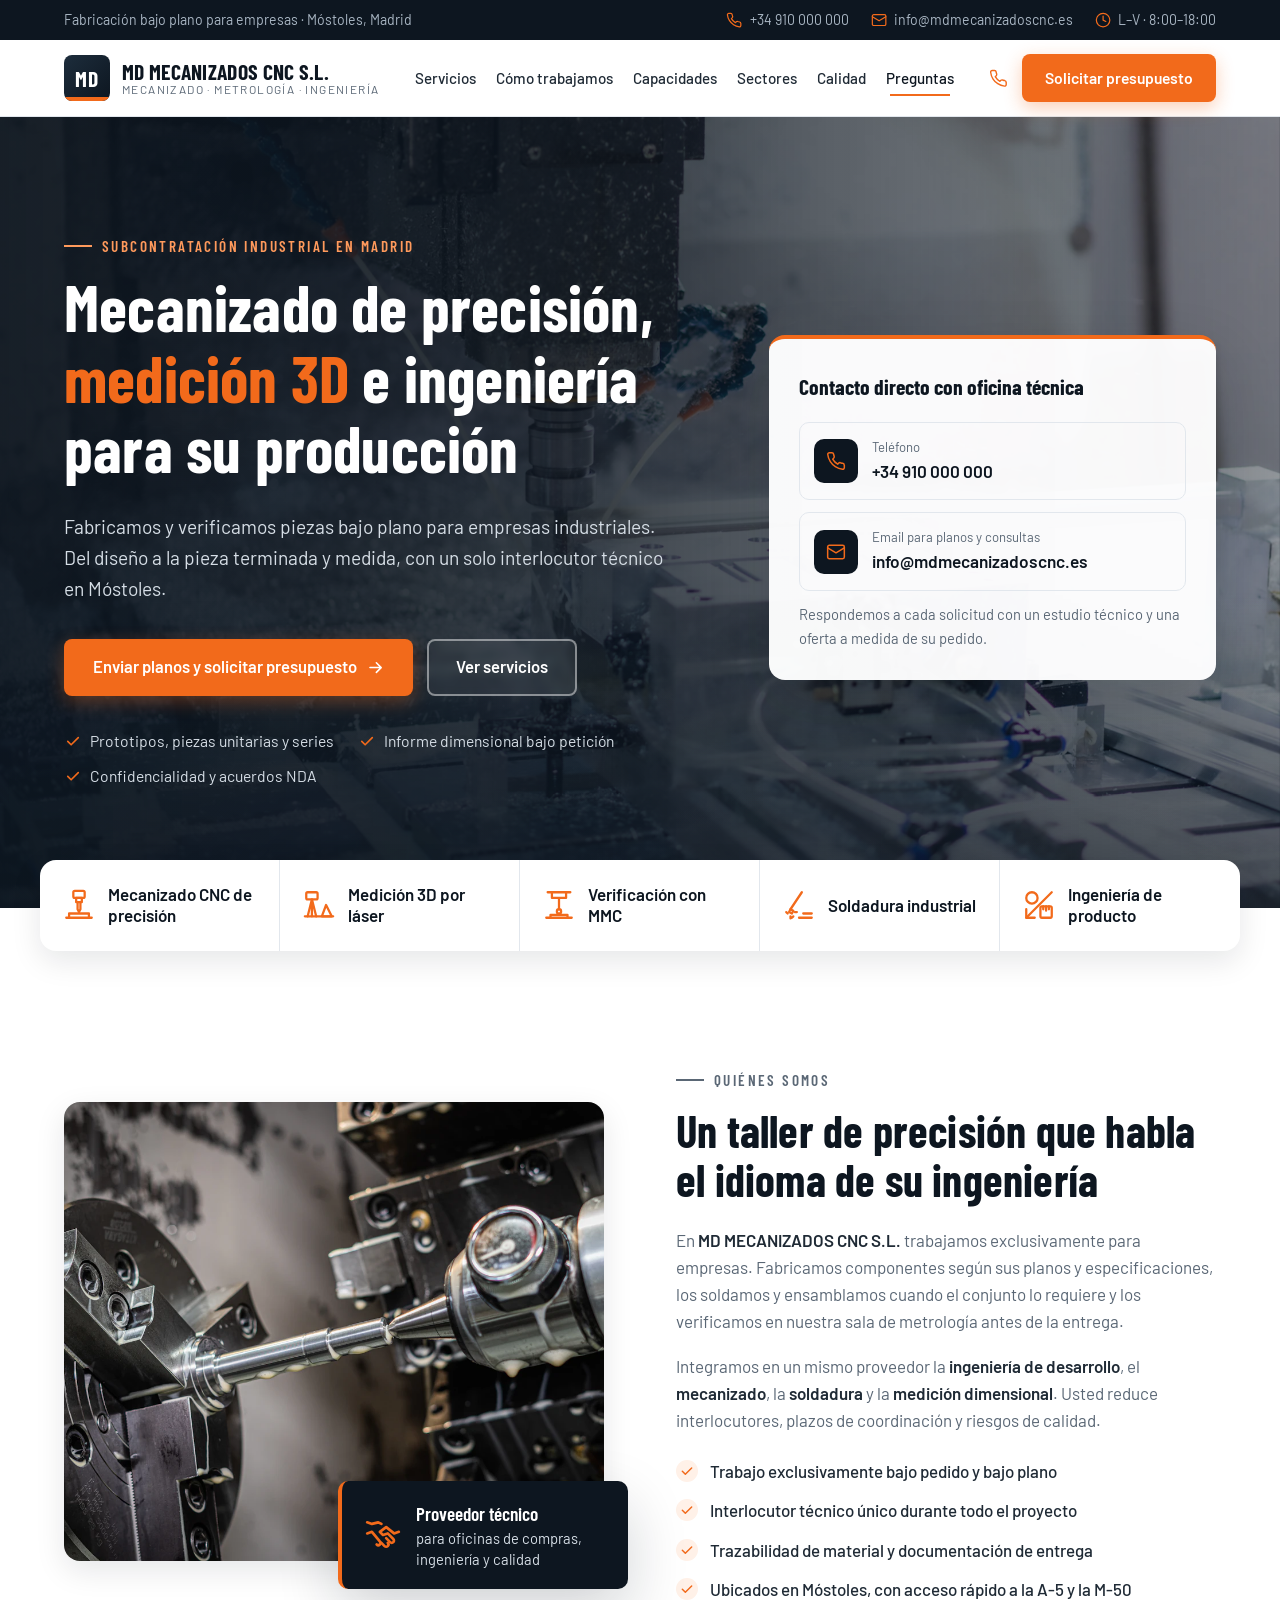
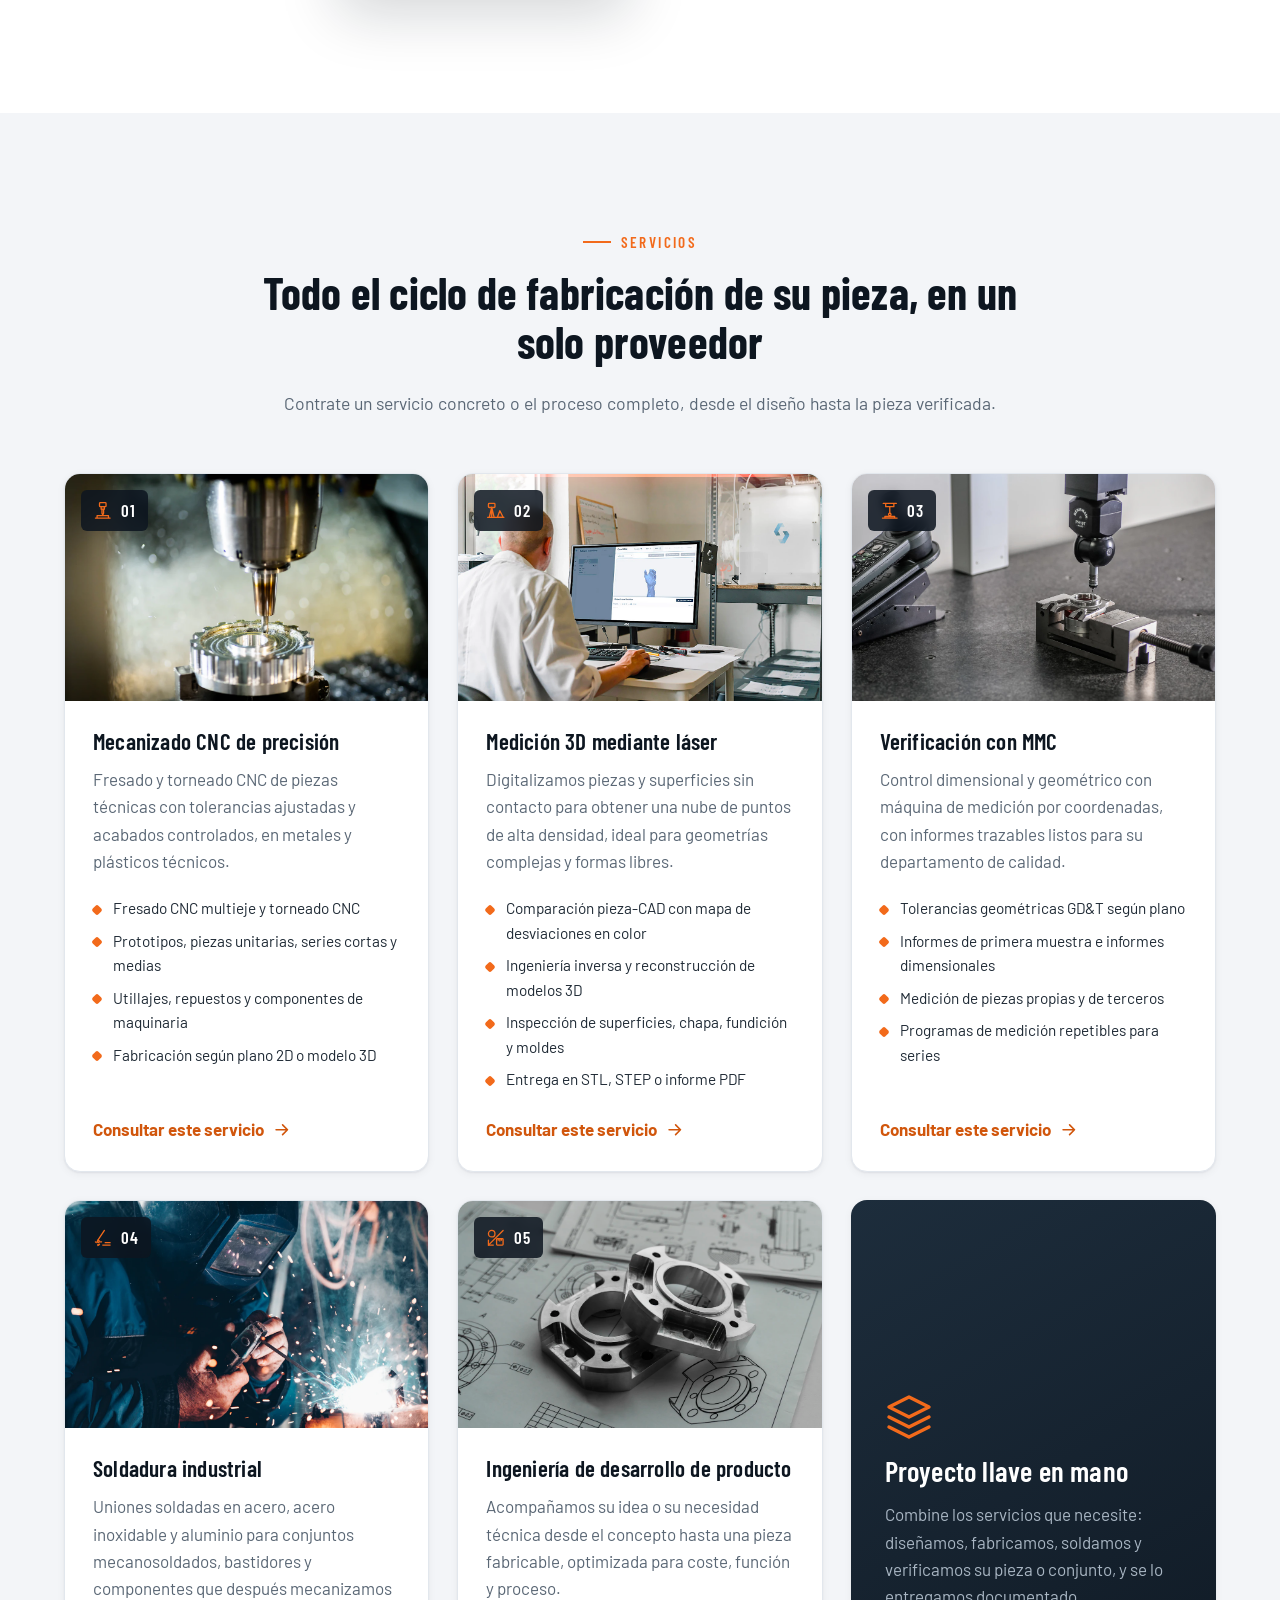
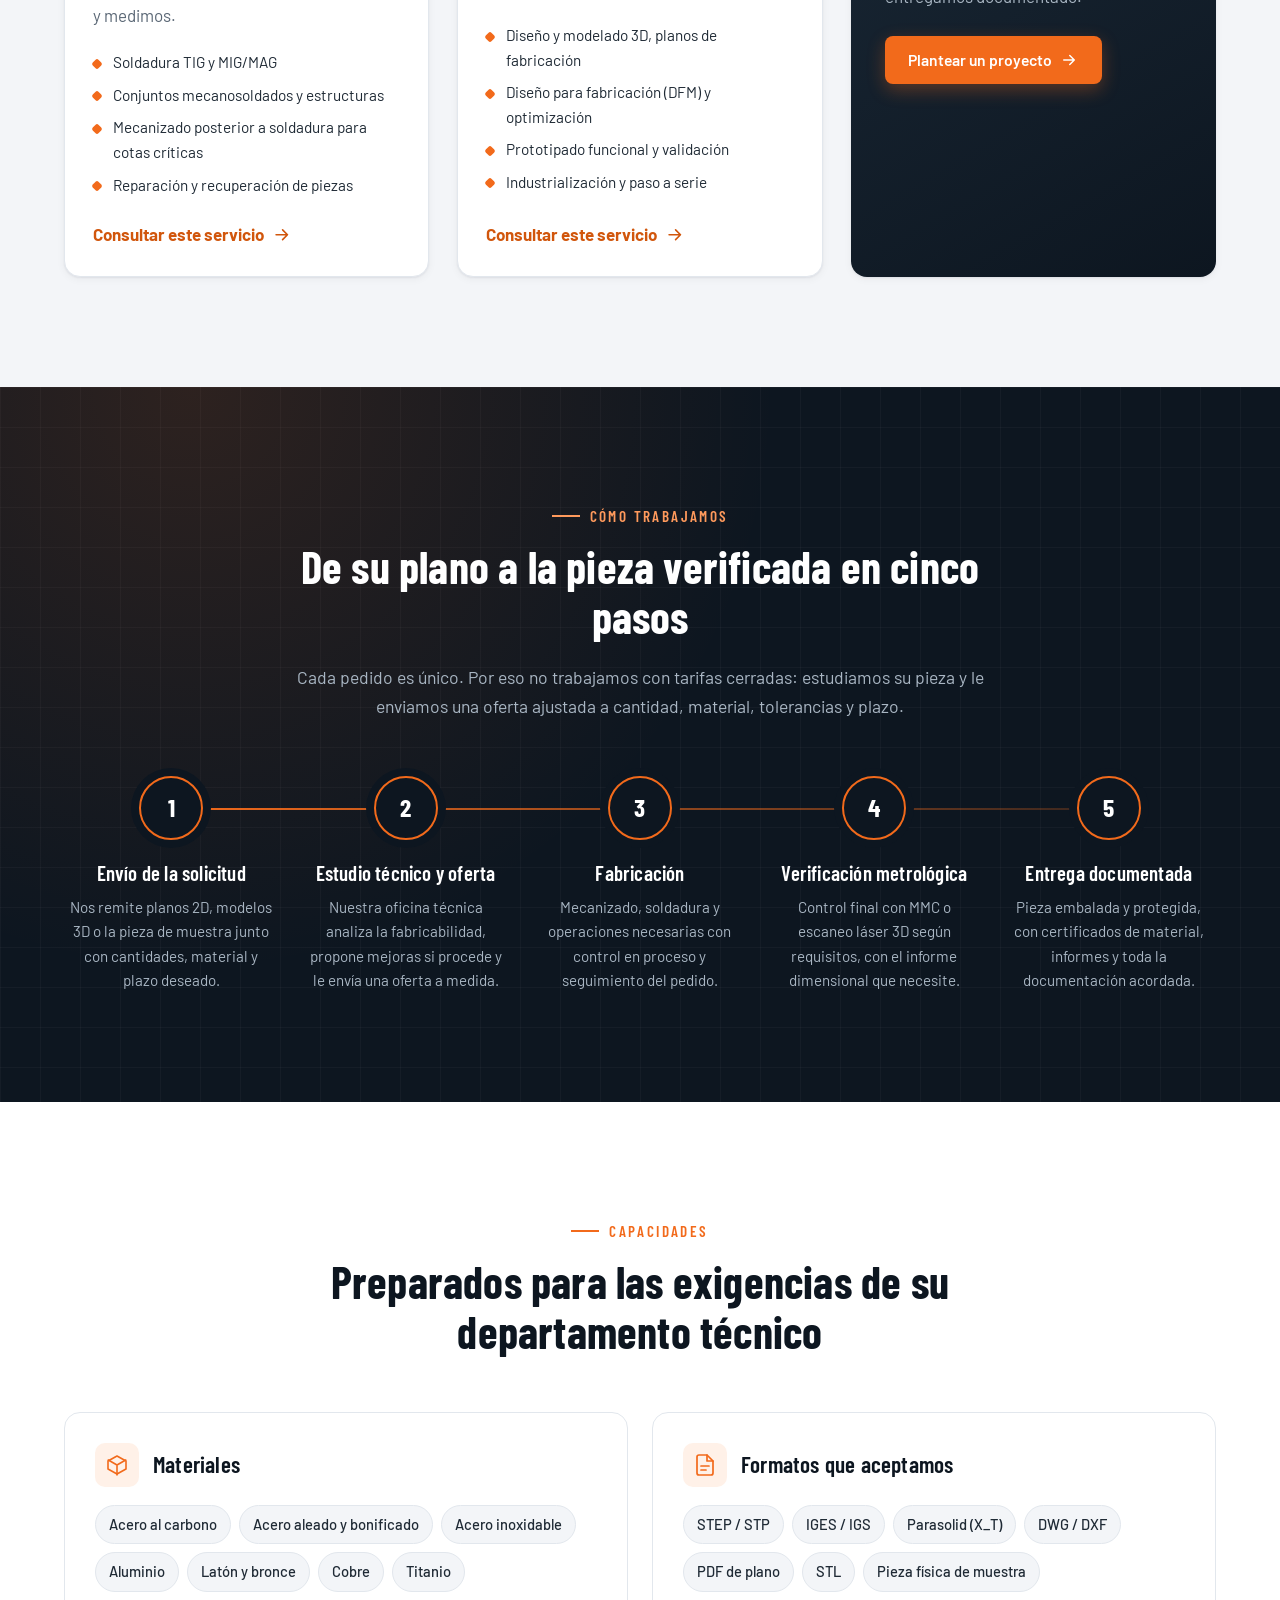
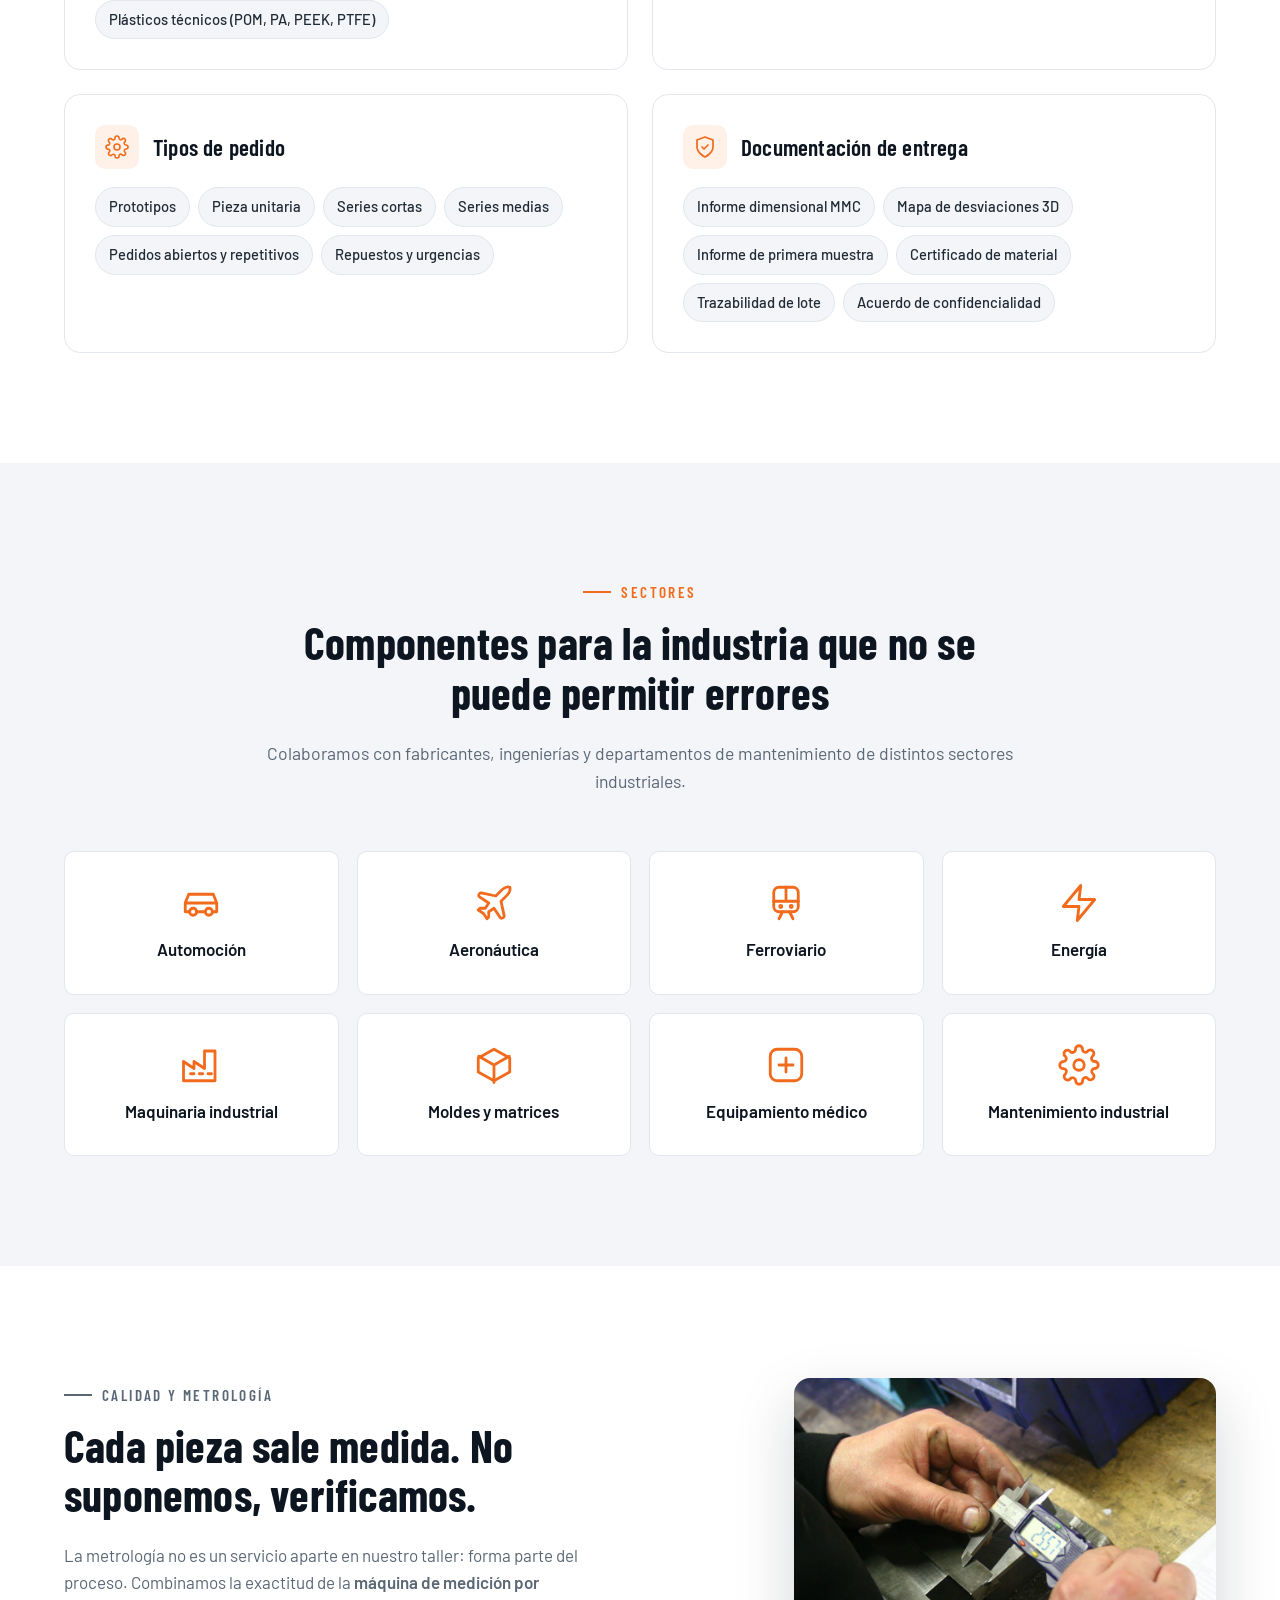
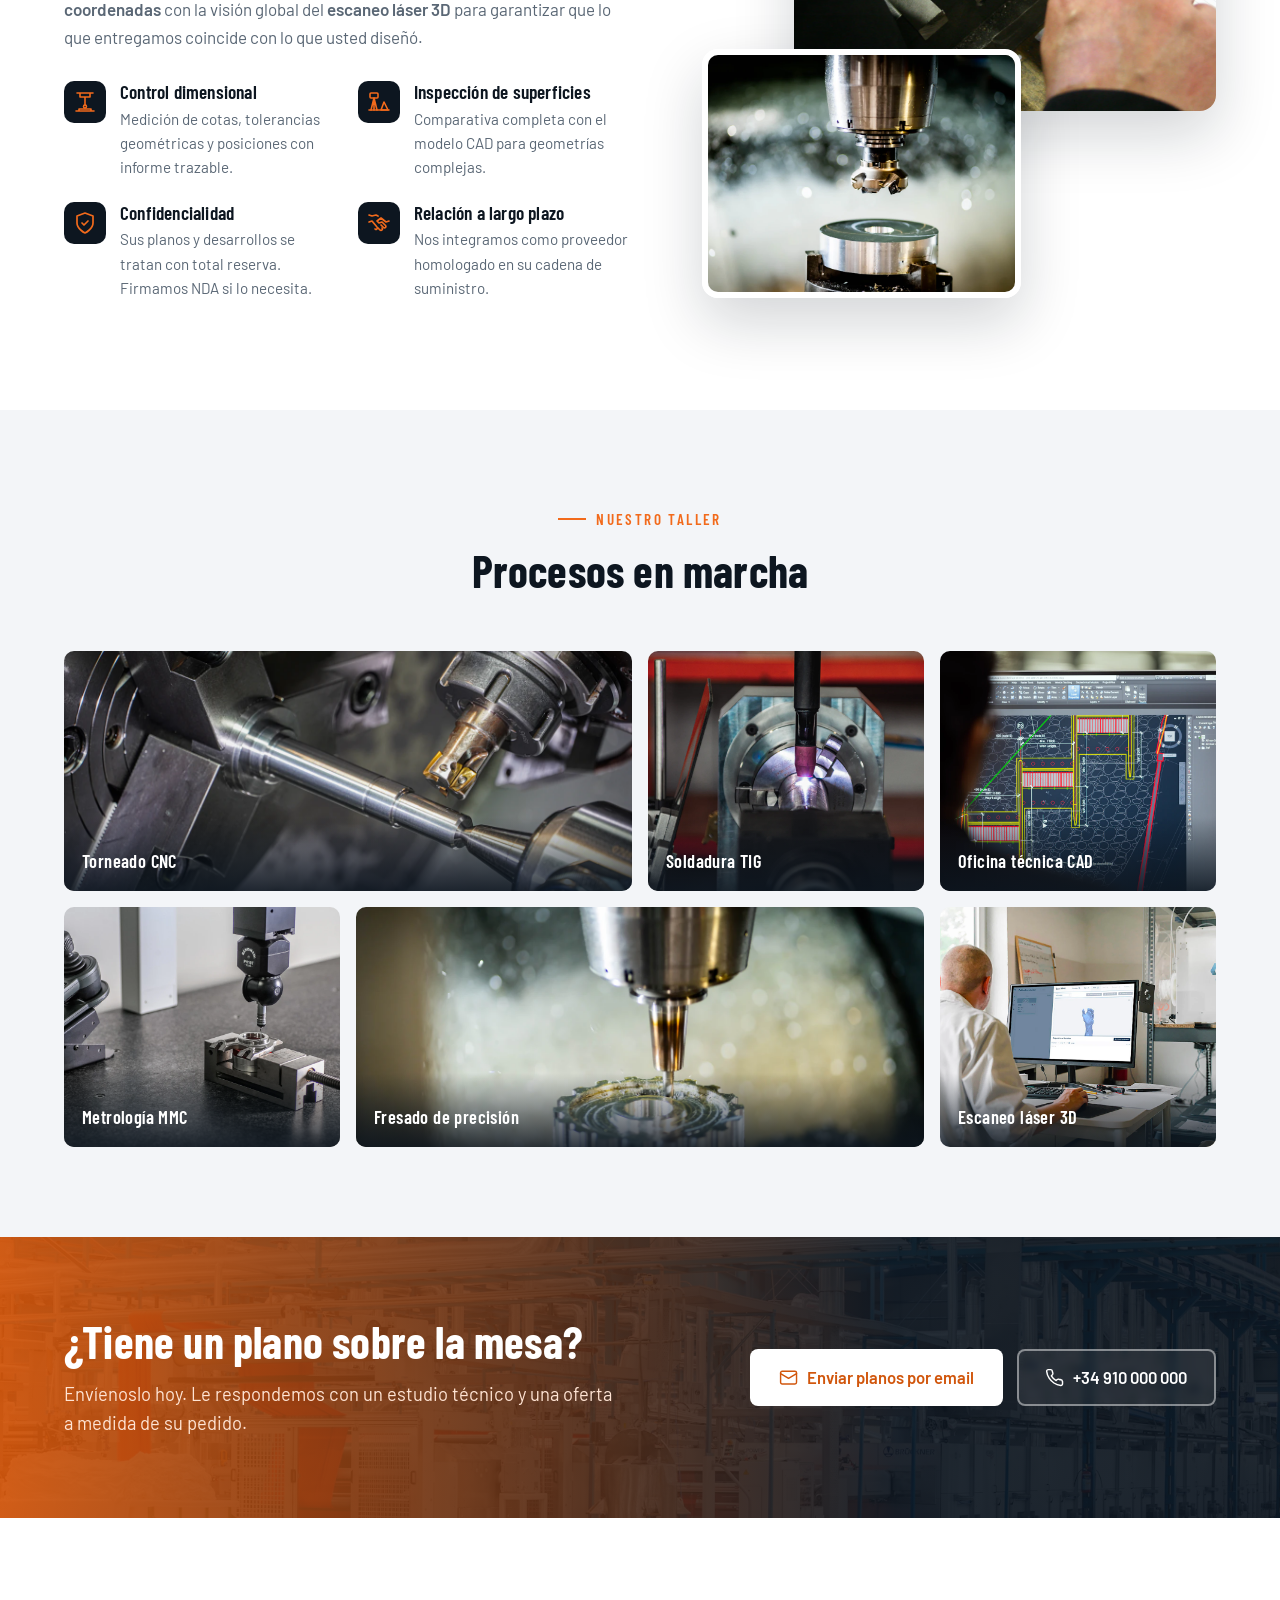
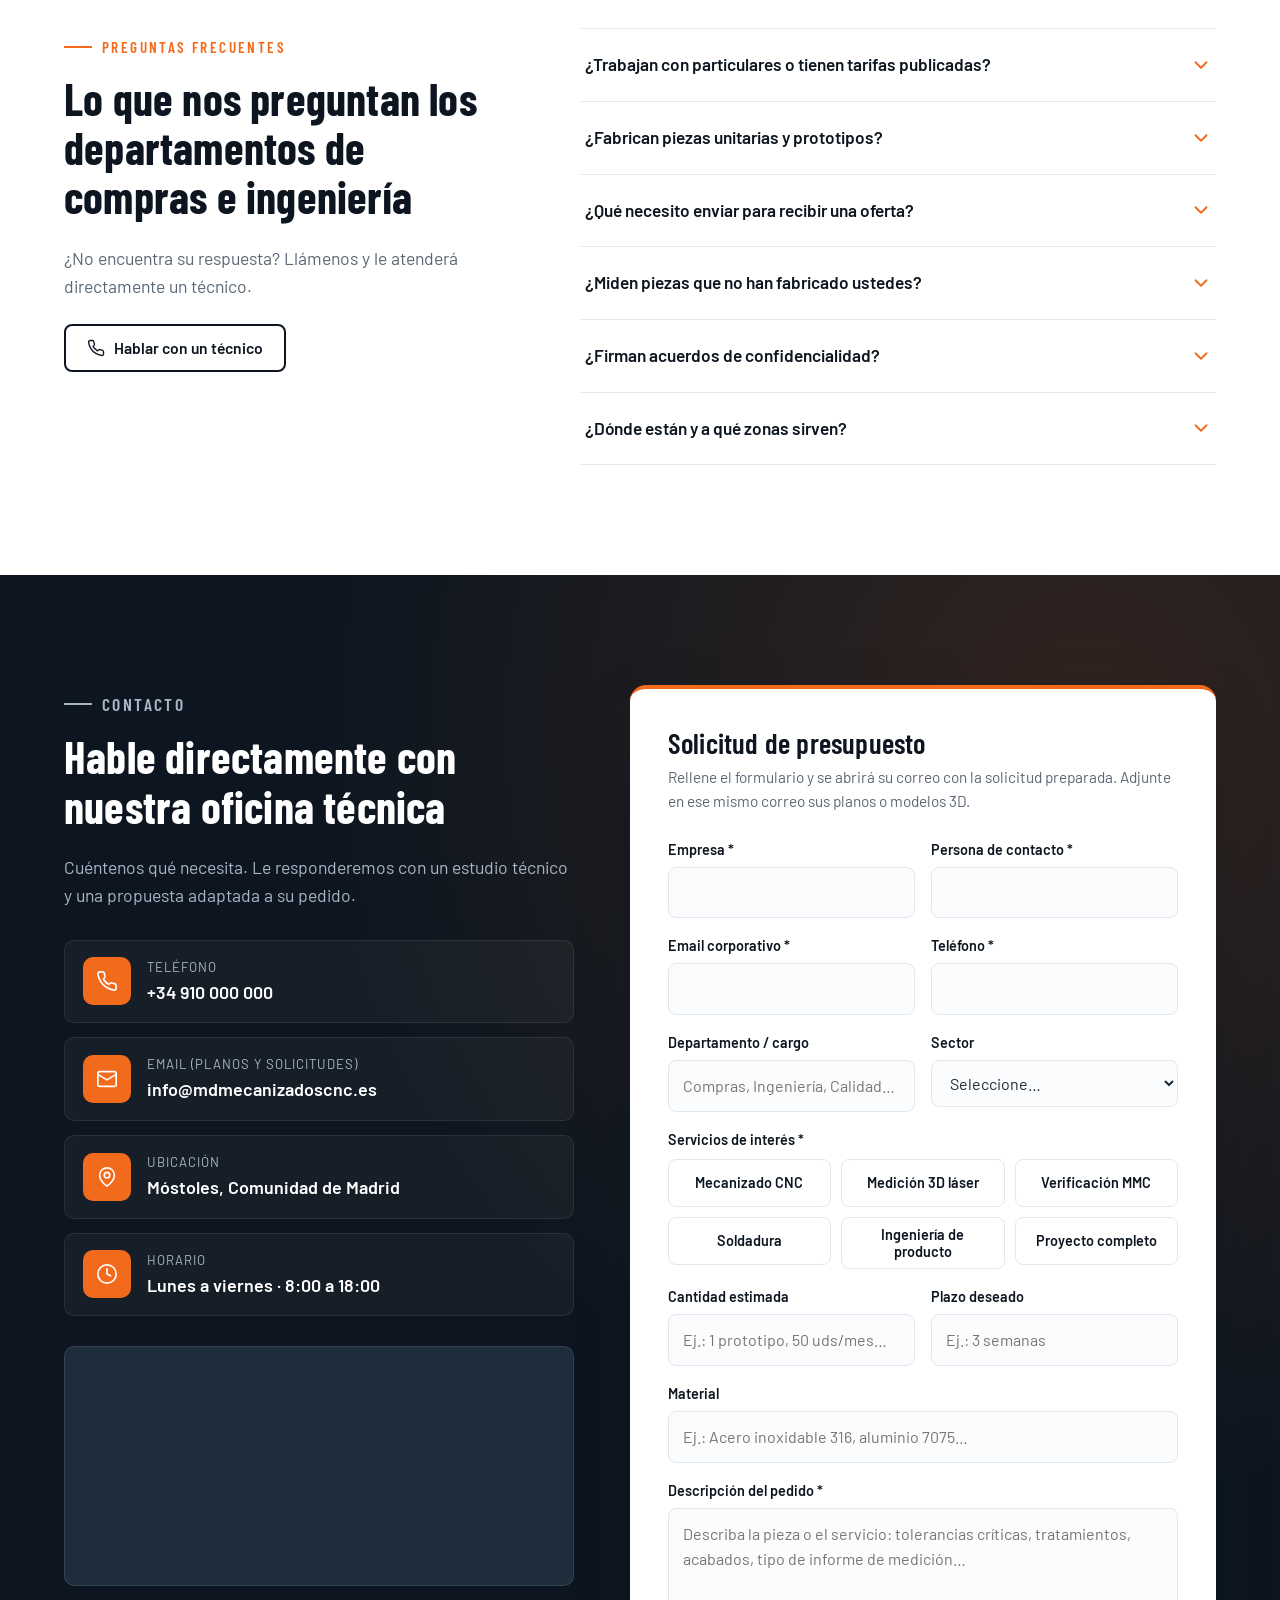
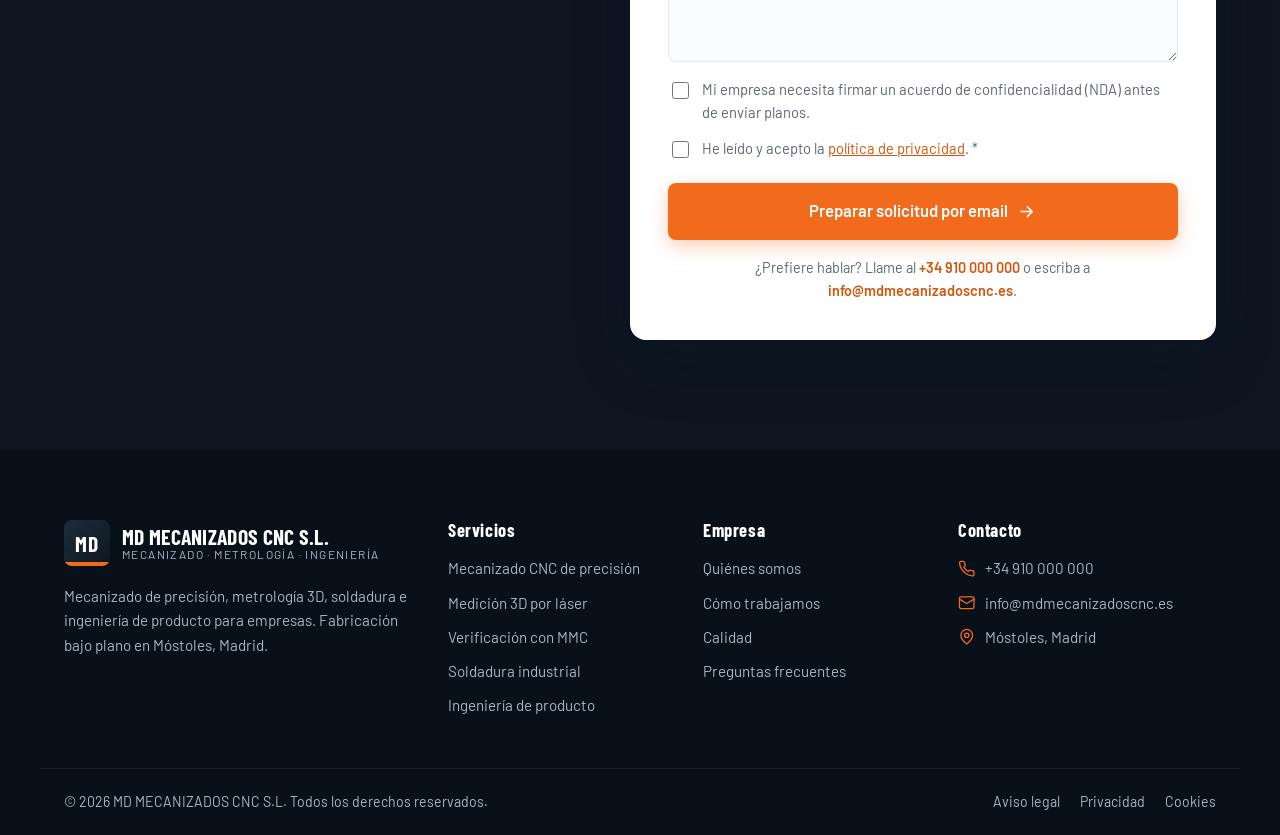
<file: index.html>
<!doctype html>
<html lang="es" class="no-js">
<head>
  <meta charset="utf-8">
  <meta name="viewport" content="width=device-width, initial-scale=1">
  <title>MD MECANIZADOS CNC S.L. · Mecanizado de precisión y metrología en Móstoles (Madrid)</title>
  <meta name="description" content="Mecanizado CNC de precisión, medición 3D por láser, verificación con MMC, soldadura e ingeniería de desarrollo de producto para empresas. Fabricación bajo plano en Móstoles, Madrid. Solicite presupuesto.">
  <meta name="keywords" content="mecanizado CNC Móstoles, mecanizado de precisión Madrid, medición 3D láser, MMC, máquina de medición por coordenadas, soldadura industrial, ingeniería de producto, fabricación bajo plano, subcontratación mecanizado">
  <meta name="theme-color" content="#0d1620">
  <link rel="canonical" href="https://www.mdmecanizadoscnc.es/">

  <meta property="og:type" content="website">
  <meta property="og:locale" content="es_ES">
  <meta property="og:title" content="MD MECANIZADOS CNC S.L. · Mecanizado de precisión y metrología">
  <meta property="og:description" content="Su socio industrial en Móstoles: mecanizado CNC, medición 3D láser, MMC, soldadura e ingeniería de producto. Fabricación bajo plano para empresas.">
  <meta property="og:image" content="assets/img/hero-fresado-cnc.webp">

  <link rel="icon" href="assets/img/favicon.svg" type="image/svg+xml">
  <link rel="preload" as="image" href="assets/img/hero-fresado-cnc.webp">
  <link rel="preload" href="assets/fonts/barlow-condensed-700.woff2" as="font" type="font/woff2" crossorigin>
  <link rel="stylesheet" href="assets/css/styles.css">

  <script type="application/ld+json">
  {
    "@context": "https://schema.org",
    "@type": "LocalBusiness",
    "name": "MD MECANIZADOS CNC S.L.",
    "description": "Mecanizado CNC de precisión, medición 3D por láser, verificación dimensional con MMC, soldadura e ingeniería de desarrollo de producto para empresas.",
    "url": "https://www.mdmecanizadoscnc.es/",
    "telephone": "+34 910 000 000",
    "email": "info@mdmecanizadoscnc.es",
    "image": "assets/img/hero-fresado-cnc.webp",
    "address": {
      "@type": "PostalAddress",
      "addressLocality": "Móstoles",
      "addressRegion": "Madrid",
      "addressCountry": "ES"
    },
    "areaServed": "ES",
    "openingHoursSpecification": [{
      "@type": "OpeningHoursSpecification",
      "dayOfWeek": ["Monday", "Tuesday", "Wednesday", "Thursday", "Friday"],
      "opens": "08:00",
      "closes": "18:00"
    }]
  }
  </script>
</head>
<body>

<!-- Iconos SVG reutilizables -->
<svg width="0" height="0" style="position:absolute" aria-hidden="true">
  <symbol id="i-phone" viewBox="0 0 24 24"><path fill="none" stroke="currentColor" stroke-width="1.8" stroke-linecap="round" stroke-linejoin="round" d="M22 16.9v3a2 2 0 0 1-2.2 2 19.8 19.8 0 0 1-8.6-3.1 19.5 19.5 0 0 1-6-6A19.8 19.8 0 0 1 2.1 4.2 2 2 0 0 1 4.1 2h3a2 2 0 0 1 2 1.7c.1.9.4 1.8.7 2.7a2 2 0 0 1-.5 2.1L8 9.8a16 16 0 0 0 6 6l1.3-1.3a2 2 0 0 1 2.1-.4c.9.3 1.8.6 2.7.7a2 2 0 0 1 1.7 2z"/></symbol>
  <symbol id="i-mail" viewBox="0 0 24 24"><g fill="none" stroke="currentColor" stroke-width="1.8" stroke-linecap="round" stroke-linejoin="round"><rect x="2" y="4" width="20" height="16" rx="2"/><path d="m22 7-10 6L2 7"/></g></symbol>
  <symbol id="i-pin" viewBox="0 0 24 24"><g fill="none" stroke="currentColor" stroke-width="1.8" stroke-linecap="round" stroke-linejoin="round"><path d="M20 10c0 6-8 12-8 12s-8-6-8-12a8 8 0 0 1 16 0z"/><circle cx="12" cy="10" r="3"/></g></symbol>
  <symbol id="i-clock" viewBox="0 0 24 24"><g fill="none" stroke="currentColor" stroke-width="1.8" stroke-linecap="round"><circle cx="12" cy="12" r="10"/><path d="M12 6v6l4 2"/></g></symbol>
  <symbol id="i-arrow" viewBox="0 0 24 24"><path fill="none" stroke="currentColor" stroke-width="2" stroke-linecap="round" stroke-linejoin="round" d="M5 12h14M13 6l6 6-6 6"/></symbol>
  <symbol id="i-check" viewBox="0 0 24 24"><path fill="none" stroke="currentColor" stroke-width="2.2" stroke-linecap="round" stroke-linejoin="round" d="m5 12.5 4.5 4.5L19 7.5"/></symbol>
  <symbol id="i-mill" viewBox="0 0 24 24"><g fill="none" stroke="currentColor" stroke-width="1.6" stroke-linecap="round" stroke-linejoin="round"><rect x="8" y="2" width="8" height="5" rx="1"/><path d="M10 7h4v3h-4zM11 10h2v5l-1 2-1-2z"/><path d="M3 21h18M5 21v-3h14v3"/></g></symbol>
  <symbol id="i-laser" viewBox="0 0 24 24"><g fill="none" stroke="currentColor" stroke-width="1.6" stroke-linecap="round" stroke-linejoin="round"><rect x="3" y="3" width="8" height="5" rx="1"/><path d="M7 8l-3 12M7 8l3 12M7 8v12"/><path d="M14 20l3-8 4 8z"/><path d="M2 20h20"/></g></symbol>
  <symbol id="i-probe" viewBox="0 0 24 24"><g fill="none" stroke="currentColor" stroke-width="1.6" stroke-linecap="round" stroke-linejoin="round"><path d="M4 3h16M7 3v4h10V3M12 7v8"/><circle cx="12" cy="16.5" r="1.5"/><path d="M3 21h18M6 21v-2h12v2"/></g></symbol>
  <symbol id="i-weld" viewBox="0 0 24 24"><g fill="none" stroke="currentColor" stroke-width="1.6" stroke-linecap="round" stroke-linejoin="round"><path d="M14 3l-8 12"/><path d="M5 17l1-2 2 1-1 2z"/><path d="M8 20l-1 1M4 18l-1-1M9 17h1.5M6 21.5V20"/><path d="M12 21h9M15 18h6"/></g></symbol>
  <symbol id="i-eng" viewBox="0 0 24 24"><g fill="none" stroke="currentColor" stroke-width="1.6" stroke-linecap="round" stroke-linejoin="round"><path d="M3 21 21 3"/><path d="M3 15v6h6"/><rect x="13" y="13" width="8" height="8" rx="1"/><path d="M15 13v2M17 13v3M19 13v2"/><circle cx="7" cy="7" r="4"/></g></symbol>
  <symbol id="i-shield" viewBox="0 0 24 24"><g fill="none" stroke="currentColor" stroke-width="1.7" stroke-linecap="round" stroke-linejoin="round"><path d="M12 22s8-4 8-10V5l-8-3-8 3v7c0 6 8 10 8 10z"/><path d="m9 12 2 2 4-4"/></g></symbol>
  <symbol id="i-doc" viewBox="0 0 24 24"><g fill="none" stroke="currentColor" stroke-width="1.7" stroke-linecap="round" stroke-linejoin="round"><path d="M14 2H6a2 2 0 0 0-2 2v16a2 2 0 0 0 2 2h12a2 2 0 0 0 2-2V8z"/><path d="M14 2v6h6M8 13h8M8 17h5"/></g></symbol>
  <symbol id="i-layers" viewBox="0 0 24 24"><g fill="none" stroke="currentColor" stroke-width="1.7" stroke-linecap="round" stroke-linejoin="round"><path d="m12 2 10 5-10 5L2 7z"/><path d="m2 17 10 5 10-5M2 12l10 5 10-5"/></g></symbol>
  <symbol id="i-handshake" viewBox="0 0 24 24"><g fill="none" stroke="currentColor" stroke-width="1.7" stroke-linecap="round" stroke-linejoin="round"><path d="M11 17l2 2a1.4 1.4 0 0 0 2-2"/><path d="m14 14 2.5 2.5a1.4 1.4 0 0 0 2-2L15 11l-3 1-2-2 4-3 5 4 3-1"/><path d="M2 11l3-1 5 6a1.4 1.4 0 0 1-2 2"/><path d="M2 4l3 1 4-1 2 1"/></g></symbol>
  <symbol id="i-car" viewBox="0 0 24 24"><g fill="none" stroke="currentColor" stroke-width="1.6" stroke-linecap="round" stroke-linejoin="round"><path d="M5 17H3v-5l2-5h14l2 5v5h-2"/><circle cx="7.5" cy="17" r="2"/><circle cx="16.5" cy="17" r="2"/><path d="M9.5 17h5M3 12h18"/></g></symbol>
  <symbol id="i-plane" viewBox="0 0 24 24"><path fill="none" stroke="currentColor" stroke-width="1.6" stroke-linecap="round" stroke-linejoin="round" d="M17.8 19.2 16 11l3.5-3.5C21 6 21.5 4 21 3c-1-.5-3 0-4.5 1.5L13 8 4.8 6.2c-.5-.1-.9.1-1.1.5l-.3.5c-.2.5-.1 1 .3 1.3L9 12l-2 3H4l-1 1 3 2 2 3 1-1v-3l3-2 3.5 5.3c.3.4.8.5 1.3.3l.5-.2c.4-.3.6-.7.5-1.2z"/></symbol>
  <symbol id="i-train" viewBox="0 0 24 24"><g fill="none" stroke="currentColor" stroke-width="1.6" stroke-linecap="round" stroke-linejoin="round"><rect x="5" y="3" width="14" height="14" rx="3"/><path d="M5 11h14M12 3v8M8 21l2-4M16 21l-2-4"/><circle cx="9" cy="14" r=".6"/><circle cx="15" cy="14" r=".6"/></g></symbol>
  <symbol id="i-bolt" viewBox="0 0 24 24"><path fill="none" stroke="currentColor" stroke-width="1.6" stroke-linecap="round" stroke-linejoin="round" d="M13 2 3 14h9l-1 8 10-12h-9z"/></symbol>
  <symbol id="i-factory" viewBox="0 0 24 24"><g fill="none" stroke="currentColor" stroke-width="1.6" stroke-linecap="round" stroke-linejoin="round"><path d="M2 21V10l6 4v-4l6 4V4h6v17z"/><path d="M6 17h2M11 17h2M16 17h2"/></g></symbol>
  <symbol id="i-medical" viewBox="0 0 24 24"><g fill="none" stroke="currentColor" stroke-width="1.6" stroke-linecap="round" stroke-linejoin="round"><rect x="3" y="3" width="18" height="18" rx="4"/><path d="M12 8v8M8 12h8"/></g></symbol>
  <symbol id="i-cube" viewBox="0 0 24 24"><g fill="none" stroke="currentColor" stroke-width="1.6" stroke-linecap="round" stroke-linejoin="round"><path d="M21 16V8l-9-5-9 5v8l9 5z"/><path d="m3.3 7 8.7 5 8.7-5M12 22V12"/></g></symbol>
  <symbol id="i-gear" viewBox="0 0 24 24"><g fill="none" stroke="currentColor" stroke-width="1.6" stroke-linecap="round" stroke-linejoin="round"><circle cx="12" cy="12" r="3"/><path d="M19.4 15a1.7 1.7 0 0 0 .3 1.8l.1.1a2 2 0 1 1-2.8 2.8l-.1-.1a1.7 1.7 0 0 0-1.8-.3 1.7 1.7 0 0 0-1 1.5V21a2 2 0 1 1-4 0v-.1a1.7 1.7 0 0 0-1.1-1.5 1.7 1.7 0 0 0-1.8.3l-.1.1a2 2 0 1 1-2.8-2.8l.1-.1a1.7 1.7 0 0 0 .3-1.8 1.7 1.7 0 0 0-1.5-1H3a2 2 0 1 1 0-4h.1a1.7 1.7 0 0 0 1.5-1.1 1.7 1.7 0 0 0-.3-1.8l-.1-.1a2 2 0 1 1 2.8-2.8l.1.1a1.7 1.7 0 0 0 1.8.3H9a1.7 1.7 0 0 0 1-1.5V3a2 2 0 1 1 4 0v.1a1.7 1.7 0 0 0 1 1.5 1.7 1.7 0 0 0 1.8-.3l.1-.1a2 2 0 1 1 2.8 2.8l-.1.1a1.7 1.7 0 0 0-.3 1.8V9a1.7 1.7 0 0 0 1.5 1H21a2 2 0 1 1 0 4h-.1a1.7 1.7 0 0 0-1.5 1z"/></g></symbol>
  <symbol id="i-chevron" viewBox="0 0 24 24"><path fill="none" stroke="currentColor" stroke-width="2" stroke-linecap="round" stroke-linejoin="round" d="m6 9 6 6 6-6"/></symbol>
</svg>

<a class="skip-link" href="#main">Saltar al contenido</a>

<!-- Barra superior de contacto -->
<div class="topbar">
  <div class="container topbar__inner">
    <p class="topbar__claim">Fabricación bajo plano para empresas · Móstoles, Madrid</p>
    <ul class="topbar__contact">
      <li><a href="tel:+34910000000"><svg class="ico"><use href="#i-phone"/></svg>+34 910 000 000</a></li>
      <li><a href="mailto:info@mdmecanizadoscnc.es"><svg class="ico"><use href="#i-mail"/></svg>info@mdmecanizadoscnc.es</a></li>
      <li class="hide-sm"><svg class="ico"><use href="#i-clock"/></svg>L–V · 8:00–18:00</li>
    </ul>
  </div>
</div>

<!-- Cabecera -->
<header class="header" id="top">
  <div class="container header__inner">
    <a href="#top" class="brand" aria-label="MD MECANIZADOS CNC S.L., inicio">
      <span class="brand__mark" aria-hidden="true">MD</span>
      <span class="brand__text">
        <strong>MD MECANIZADOS CNC S.L.</strong>
        <small>Mecanizado · Metrología · Ingeniería</small>
      </span>
    </a>

    <nav class="nav" id="nav" aria-label="Navegación principal">
      <ul class="nav__list">
        <li><a href="#servicios">Servicios</a></li>
        <li><a href="#proceso">Cómo trabajamos</a></li>
        <li><a href="#capacidades">Capacidades</a></li>
        <li><a href="#sectores">Sectores</a></li>
        <li><a href="#calidad">Calidad</a></li>
        <li><a href="#faq">Preguntas</a></li>
        <li class="nav__cta-mobile"><a href="#contacto" class="btn btn--primary">Solicitar presupuesto</a></li>
      </ul>
    </nav>

    <div class="header__actions">
      <a href="tel:+34910000000" class="header__phone"><svg class="ico"><use href="#i-phone"/></svg><span>910 000 000</span></a>
      <a href="#contacto" class="btn btn--primary hide-md">Solicitar presupuesto</a>
      <button class="nav-toggle" id="navToggle" aria-controls="nav" aria-expanded="false" aria-label="Abrir menú">
        <span></span><span></span><span></span>
      </button>
    </div>
  </div>
</header>

<main id="main">

  <!-- HERO -->
  <section class="hero">
    <div class="hero__bg" aria-hidden="true">
      <img src="assets/img/hero-fresado-cnc.webp" alt="" width="1920" height="1282" fetchpriority="high">
    </div>
    <div class="container hero__inner">
      <div class="hero__content">
        <p class="eyebrow eyebrow--light">Subcontratación industrial en Madrid</p>
        <h1>Mecanizado de precisión, <span class="accent">medición 3D</span> e ingeniería para su producción</h1>
        <p class="hero__lead">Fabricamos y verificamos piezas bajo plano para empresas industriales. Del diseño a la pieza terminada y medida, con un solo interlocutor técnico en Móstoles.</p>
        <div class="hero__actions">
          <a href="#contacto" class="btn btn--primary btn--lg">Enviar planos y solicitar presupuesto <svg class="ico"><use href="#i-arrow"/></svg></a>
          <a href="#servicios" class="btn btn--ghost btn--lg">Ver servicios</a>
        </div>
        <ul class="hero__points">
          <li><svg class="ico"><use href="#i-check"/></svg>Prototipos, piezas unitarias y series</li>
          <li><svg class="ico"><use href="#i-check"/></svg>Informe dimensional bajo petición</li>
          <li><svg class="ico"><use href="#i-check"/></svg>Confidencialidad y acuerdos NDA</li>
        </ul>
      </div>

      <aside class="hero__card" aria-label="Contacto directo">
        <p class="hero__card-title">Contacto directo con oficina técnica</p>
        <a href="tel:+34910000000" class="hero__card-line">
          <span class="hero__card-ico"><svg class="ico"><use href="#i-phone"/></svg></span>
          <span><small>Teléfono</small><strong>+34 910 000 000</strong></span>
        </a>
        <a href="mailto:info@mdmecanizadoscnc.es" class="hero__card-line">
          <span class="hero__card-ico"><svg class="ico"><use href="#i-mail"/></svg></span>
          <span><small>Email para planos y consultas</small><strong>info@mdmecanizadoscnc.es</strong></span>
        </a>
        <p class="hero__card-note">Respondemos a cada solicitud con un estudio técnico y una oferta a medida de su pedido.</p>
      </aside>
    </div>
  </section>

  <!-- Barra de servicios rápidos -->
  <section class="quickbar" aria-label="Resumen de servicios">
    <div class="container quickbar__grid">
      <a href="#srv-mecanizado" class="quickbar__item"><svg class="ico"><use href="#i-mill"/></svg><span>Mecanizado CNC de precisión</span></a>
      <a href="#srv-laser" class="quickbar__item"><svg class="ico"><use href="#i-laser"/></svg><span>Medición 3D por láser</span></a>
      <a href="#srv-mmc" class="quickbar__item"><svg class="ico"><use href="#i-probe"/></svg><span>Verificación con MMC</span></a>
      <a href="#srv-soldadura" class="quickbar__item"><svg class="ico"><use href="#i-weld"/></svg><span>Soldadura industrial</span></a>
      <a href="#srv-ingenieria" class="quickbar__item"><svg class="ico"><use href="#i-eng"/></svg><span>Ingeniería de producto</span></a>
    </div>
  </section>

  <!-- SOBRE NOSOTROS / PROPUESTA -->
  <section class="section about" id="empresa">
    <div class="container about__grid">
      <div class="about__media reveal">
        <img src="assets/img/torno-cnc.webp" alt="Torreta de un torno CNC con herramientas de corte" width="1200" height="800" loading="lazy">
        <div class="about__badge">
          <svg class="ico"><use href="#i-handshake"/></svg>
          <p><strong>Proveedor técnico</strong>para oficinas de compras, ingeniería y calidad</p>
        </div>
      </div>
      <div class="about__text reveal">
        <p class="eyebrow">Quiénes somos</p>
        <h2>Un taller de precisión que habla el idioma de su ingeniería</h2>
        <p>En <strong>MD MECANIZADOS CNC S.L.</strong> trabajamos exclusivamente para empresas. Fabricamos componentes según sus planos y especificaciones, los soldamos y ensamblamos cuando el conjunto lo requiere y los verificamos en nuestra sala de metrología antes de la entrega.</p>
        <p>Integramos en un mismo proveedor la <strong>ingeniería de desarrollo</strong>, el <strong>mecanizado</strong>, la <strong>soldadura</strong> y la <strong>medición dimensional</strong>. Usted reduce interlocutores, plazos de coordinación y riesgos de calidad.</p>
        <ul class="ticks">
          <li><svg class="ico"><use href="#i-check"/></svg>Trabajo exclusivamente bajo pedido y bajo plano</li>
          <li><svg class="ico"><use href="#i-check"/></svg>Interlocutor técnico único durante todo el proyecto</li>
          <li><svg class="ico"><use href="#i-check"/></svg>Trazabilidad de material y documentación de entrega</li>
          <li><svg class="ico"><use href="#i-check"/></svg>Ubicados en Móstoles, con acceso rápido a la A-5 y la M-50</li>
        </ul>
      </div>
    </div>
  </section>

  <!-- SERVICIOS -->
  <section class="section section--alt" id="servicios">
    <div class="container">
      <header class="section__head reveal">
        <p class="eyebrow">Servicios</p>
        <h2>Todo el ciclo de fabricación de su pieza, en un solo proveedor</h2>
        <p>Contrate un servicio concreto o el proceso completo, desde el diseño hasta la pieza verificada.</p>
      </header>

      <div class="services">
        <!-- Mecanizado -->
        <article class="service reveal" id="srv-mecanizado">
          <div class="service__media">
            <img src="assets/img/mecanizado-cnc.webp" alt="Fresa CNC mecanizando una pieza de aluminio" width="1200" height="739" loading="lazy">
            <span class="service__tag"><svg class="ico"><use href="#i-mill"/></svg>01</span>
          </div>
          <div class="service__body">
            <h3>Mecanizado CNC de precisión</h3>
            <p>Fresado y torneado CNC de piezas técnicas con tolerancias ajustadas y acabados controlados, en metales y plásticos técnicos.</p>
            <ul class="service__list">
              <li>Fresado CNC multieje y torneado CNC</li>
              <li>Prototipos, piezas unitarias, series cortas y medias</li>
              <li>Utillajes, repuestos y componentes de maquinaria</li>
              <li>Fabricación según plano 2D o modelo 3D</li>
            </ul>
            <a href="#contacto" class="service__link" data-service="Mecanizado CNC de precisión">Consultar este servicio <svg class="ico"><use href="#i-arrow"/></svg></a>
          </div>
        </article>

        <!-- Láser 3D -->
        <article class="service reveal" id="srv-laser">
          <div class="service__media service__media--scan">
            <img src="assets/img/medicion-laser-3d.webp" alt="Técnico analizando en pantalla el modelo 3D obtenido mediante escaneado" width="1200" height="800" loading="lazy">
            <span class="scanline" aria-hidden="true"></span>
            <span class="service__tag"><svg class="ico"><use href="#i-laser"/></svg>02</span>
          </div>
          <div class="service__body">
            <h3>Medición 3D mediante láser</h3>
            <p>Digitalizamos piezas y superficies sin contacto para obtener una nube de puntos de alta densidad, ideal para geometrías complejas y formas libres.</p>
            <ul class="service__list">
              <li>Comparación pieza-CAD con mapa de desviaciones en color</li>
              <li>Ingeniería inversa y reconstrucción de modelos 3D</li>
              <li>Inspección de superficies, chapa, fundición y moldes</li>
              <li>Entrega en STL, STEP o informe PDF</li>
            </ul>
            <a href="#contacto" class="service__link" data-service="Medición 3D por láser">Consultar este servicio <svg class="ico"><use href="#i-arrow"/></svg></a>
          </div>
        </article>

        <!-- MMC -->
        <article class="service reveal" id="srv-mmc">
          <div class="service__media">
            <img src="assets/img/mmc-palpador.webp" alt="Palpador de una máquina de medición por coordenadas verificando una pieza" width="1200" height="800" loading="lazy">
            <span class="service__tag"><svg class="ico"><use href="#i-probe"/></svg>03</span>
          </div>
          <div class="service__body">
            <h3>Verificación con MMC</h3>
            <p>Control dimensional y geométrico con máquina de medición por coordenadas, con informes trazables listos para su departamento de calidad.</p>
            <ul class="service__list">
              <li>Tolerancias geométricas GD&amp;T según plano</li>
              <li>Informes de primera muestra e informes dimensionales</li>
              <li>Medición de piezas propias y de terceros</li>
              <li>Programas de medición repetibles para series</li>
            </ul>
            <a href="#contacto" class="service__link" data-service="Verificación con MMC">Consultar este servicio <svg class="ico"><use href="#i-arrow"/></svg></a>
          </div>
        </article>

        <!-- Soldadura -->
        <article class="service reveal" id="srv-soldadura">
          <div class="service__media">
            <img src="assets/img/soldadura.webp" alt="Soldador trabajando con protección en una estructura metálica" width="1200" height="800" loading="lazy">
            <span class="service__tag"><svg class="ico"><use href="#i-weld"/></svg>04</span>
          </div>
          <div class="service__body">
            <h3>Soldadura industrial</h3>
            <p>Uniones soldadas en acero, acero inoxidable y aluminio para conjuntos mecanosoldados, bastidores y componentes que después mecanizamos y medimos.</p>
            <ul class="service__list">
              <li>Soldadura TIG y MIG/MAG</li>
              <li>Conjuntos mecanosoldados y estructuras</li>
              <li>Mecanizado posterior a soldadura para cotas críticas</li>
              <li>Reparación y recuperación de piezas</li>
            </ul>
            <a href="#contacto" class="service__link" data-service="Soldadura industrial">Consultar este servicio <svg class="ico"><use href="#i-arrow"/></svg></a>
          </div>
        </article>

        <!-- Ingeniería -->
        <article class="service reveal" id="srv-ingenieria">
          <div class="service__media">
            <img src="assets/img/ingenieria-piezas.webp" alt="Piezas mecánicas de precisión sobre planos de ingeniería" width="1200" height="675" loading="lazy">
            <span class="service__tag"><svg class="ico"><use href="#i-eng"/></svg>05</span>
          </div>
          <div class="service__body">
            <h3>Ingeniería de desarrollo de producto</h3>
            <p>Acompañamos su idea o su necesidad técnica desde el concepto hasta una pieza fabricable, optimizada para coste, función y proceso.</p>
            <ul class="service__list">
              <li>Diseño y modelado 3D, planos de fabricación</li>
              <li>Diseño para fabricación (DFM) y optimización</li>
              <li>Prototipado funcional y validación</li>
              <li>Industrialización y paso a serie</li>
            </ul>
            <a href="#contacto" class="service__link" data-service="Ingeniería de desarrollo de producto">Consultar este servicio <svg class="ico"><use href="#i-arrow"/></svg></a>
          </div>
        </article>

        <!-- Integral -->
        <article class="service service--cta reveal">
          <div class="service__body">
            <svg class="ico ico--xl"><use href="#i-layers"/></svg>
            <h3>Proyecto llave en mano</h3>
            <p>Combine los servicios que necesite: diseñamos, fabricamos, soldamos y verificamos su pieza o conjunto, y se lo entregamos documentado.</p>
            <a href="#contacto" class="btn btn--primary" data-service="Proyecto completo (llave en mano)">Plantear un proyecto <svg class="ico"><use href="#i-arrow"/></svg></a>
          </div>
        </article>
      </div>
    </div>
  </section>

  <!-- PROCESO -->
  <section class="section process" id="proceso">
    <div class="container">
      <header class="section__head section__head--light reveal">
        <p class="eyebrow eyebrow--light">Cómo trabajamos</p>
        <h2>De su plano a la pieza verificada en cinco pasos</h2>
        <p>Cada pedido es único. Por eso no trabajamos con tarifas cerradas: estudiamos su pieza y le enviamos una oferta ajustada a cantidad, material, tolerancias y plazo.</p>
      </header>

      <ol class="steps">
        <li class="step reveal">
          <span class="step__num">1</span>
          <h3>Envío de la solicitud</h3>
          <p>Nos remite planos 2D, modelos 3D o la pieza de muestra junto con cantidades, material y plazo deseado.</p>
        </li>
        <li class="step reveal">
          <span class="step__num">2</span>
          <h3>Estudio técnico y oferta</h3>
          <p>Nuestra oficina técnica analiza la fabricabilidad, propone mejoras si procede y le envía una oferta a medida.</p>
        </li>
        <li class="step reveal">
          <span class="step__num">3</span>
          <h3>Fabricación</h3>
          <p>Mecanizado, soldadura y operaciones necesarias con control en proceso y seguimiento del pedido.</p>
        </li>
        <li class="step reveal">
          <span class="step__num">4</span>
          <h3>Verificación metrológica</h3>
          <p>Control final con MMC o escaneo láser 3D según requisitos, con el informe dimensional que necesite.</p>
        </li>
        <li class="step reveal">
          <span class="step__num">5</span>
          <h3>Entrega documentada</h3>
          <p>Pieza embalada y protegida, con certificados de material, informes y toda la documentación acordada.</p>
        </li>
      </ol>
    </div>
  </section>

  <!-- CAPACIDADES -->
  <section class="section" id="capacidades">
    <div class="container">
      <header class="section__head reveal">
        <p class="eyebrow">Capacidades</p>
        <h2>Preparados para las exigencias de su departamento técnico</h2>
      </header>

      <div class="caps">
        <div class="cap reveal">
          <div class="cap__head"><svg class="ico"><use href="#i-cube"/></svg><h3>Materiales</h3></div>
          <ul class="chips">
            <li>Acero al carbono</li><li>Acero aleado y bonificado</li><li>Acero inoxidable</li><li>Aluminio</li><li>Latón y bronce</li><li>Cobre</li><li>Titanio</li><li>Plásticos técnicos (POM, PA, PEEK, PTFE)</li>
          </ul>
        </div>
        <div class="cap reveal">
          <div class="cap__head"><svg class="ico"><use href="#i-doc"/></svg><h3>Formatos que aceptamos</h3></div>
          <ul class="chips">
            <li>STEP / STP</li><li>IGES / IGS</li><li>Parasolid (X_T)</li><li>DWG / DXF</li><li>PDF de plano</li><li>STL</li><li>Pieza física de muestra</li>
          </ul>
        </div>
        <div class="cap reveal">
          <div class="cap__head"><svg class="ico"><use href="#i-gear"/></svg><h3>Tipos de pedido</h3></div>
          <ul class="chips">
            <li>Prototipos</li><li>Pieza unitaria</li><li>Series cortas</li><li>Series medias</li><li>Pedidos abiertos y repetitivos</li><li>Repuestos y urgencias</li>
          </ul>
        </div>
        <div class="cap reveal">
          <div class="cap__head"><svg class="ico"><use href="#i-shield"/></svg><h3>Documentación de entrega</h3></div>
          <ul class="chips">
            <li>Informe dimensional MMC</li><li>Mapa de desviaciones 3D</li><li>Informe de primera muestra</li><li>Certificado de material</li><li>Trazabilidad de lote</li><li>Acuerdo de confidencialidad</li>
          </ul>
        </div>
      </div>
    </div>
  </section>

  <!-- SECTORES -->
  <section class="section section--alt" id="sectores">
    <div class="container">
      <header class="section__head reveal">
        <p class="eyebrow">Sectores</p>
        <h2>Componentes para la industria que no se puede permitir errores</h2>
        <p>Colaboramos con fabricantes, ingenierías y departamentos de mantenimiento de distintos sectores industriales.</p>
      </header>
      <ul class="sectors">
        <li class="sector reveal"><svg class="ico"><use href="#i-car"/></svg><span>Automoción</span></li>
        <li class="sector reveal"><svg class="ico"><use href="#i-plane"/></svg><span>Aeronáutica</span></li>
        <li class="sector reveal"><svg class="ico"><use href="#i-train"/></svg><span>Ferroviario</span></li>
        <li class="sector reveal"><svg class="ico"><use href="#i-bolt"/></svg><span>Energía</span></li>
        <li class="sector reveal"><svg class="ico"><use href="#i-factory"/></svg><span>Maquinaria industrial</span></li>
        <li class="sector reveal"><svg class="ico"><use href="#i-cube"/></svg><span>Moldes y matrices</span></li>
        <li class="sector reveal"><svg class="ico"><use href="#i-medical"/></svg><span>Equipamiento médico</span></li>
        <li class="sector reveal"><svg class="ico"><use href="#i-gear"/></svg><span>Mantenimiento industrial</span></li>
      </ul>
    </div>
  </section>

  <!-- CALIDAD -->
  <section class="section quality" id="calidad">
    <div class="container quality__grid">
      <div class="quality__text reveal">
        <p class="eyebrow">Calidad y metrología</p>
        <h2>Cada pieza sale medida. No suponemos, verificamos.</h2>
        <p>La metrología no es un servicio aparte en nuestro taller: forma parte del proceso. Combinamos la exactitud de la <strong>máquina de medición por coordenadas</strong> con la visión global del <strong>escaneo láser 3D</strong> para garantizar que lo que entregamos coincide con lo que usted diseñó.</p>
        <div class="features">
          <div class="feature">
            <svg class="ico"><use href="#i-probe"/></svg>
            <div><h3>Control dimensional</h3><p>Medición de cotas, tolerancias geométricas y posiciones con informe trazable.</p></div>
          </div>
          <div class="feature">
            <svg class="ico"><use href="#i-laser"/></svg>
            <div><h3>Inspección de superficies</h3><p>Comparativa completa con el modelo CAD para geometrías complejas.</p></div>
          </div>
          <div class="feature">
            <svg class="ico"><use href="#i-shield"/></svg>
            <div><h3>Confidencialidad</h3><p>Sus planos y desarrollos se tratan con total reserva. Firmamos NDA si lo necesita.</p></div>
          </div>
          <div class="feature">
            <svg class="ico"><use href="#i-handshake"/></svg>
            <div><h3>Relación a largo plazo</h3><p>Nos integramos como proveedor homologado en su cadena de suministro.</p></div>
          </div>
        </div>
      </div>
      <div class="quality__media reveal">
        <figure class="qm qm--a"><img src="assets/img/control-calidad.webp" alt="Operario midiendo una pieza mecanizada con calibre digital" width="1200" height="800" loading="lazy"></figure>
        <figure class="qm qm--b"><img src="assets/img/fresado-planeado.webp" alt="Planeado CNC de una pieza cilíndrica de aluminio" width="1200" height="675" loading="lazy"></figure>
      </div>
    </div>
  </section>

  <!-- GALERÍA -->
  <section class="section section--tight gallery-sec" aria-labelledby="galeria-title">
    <div class="container">
      <header class="section__head reveal">
        <p class="eyebrow">Nuestro taller</p>
        <h2 id="galeria-title">Procesos en marcha</h2>
      </header>
      <div class="gallery">
        <figure class="gallery__item gallery__item--wide reveal"><img src="assets/img/torneado-pieza.webp" alt="Torneado CNC de un eje de acero" width="1200" height="800" loading="lazy"><figcaption>Torneado CNC</figcaption></figure>
        <figure class="gallery__item reveal"><img src="assets/img/soldadura-tig.webp" alt="Soldadura TIG de una pieza cilíndrica en plato giratorio" width="1200" height="800" loading="lazy"><figcaption>Soldadura TIG</figcaption></figure>
        <figure class="gallery__item reveal"><img src="assets/img/ingenieria-cad.webp" alt="Pantalla con plano técnico en software CAD" width="1200" height="800" loading="lazy"><figcaption>Oficina técnica CAD</figcaption></figure>
        <figure class="gallery__item reveal"><img src="assets/img/mmc-palpador.webp" alt="Medición de pieza con palpador de MMC" width="1200" height="800" loading="lazy"><figcaption>Metrología MMC</figcaption></figure>
        <figure class="gallery__item gallery__item--wide reveal"><img src="assets/img/mecanizado-cnc.webp" alt="Fresado CNC de pieza de precisión" width="1200" height="739" loading="lazy"><figcaption>Fresado de precisión</figcaption></figure>
        <figure class="gallery__item reveal"><img src="assets/img/medicion-laser-3d.webp" alt="Análisis de un modelo obtenido por escaneo láser 3D" width="1200" height="800" loading="lazy"><figcaption>Escaneo láser 3D</figcaption></figure>
      </div>
    </div>
  </section>

  <!-- CTA -->
  <section class="cta-band">
    <div class="cta-band__bg" aria-hidden="true"><img src="assets/img/planta-industrial.webp" alt="" width="1600" height="755" loading="lazy"></div>
    <div class="container cta-band__inner reveal">
      <div>
        <h2>¿Tiene un plano sobre la mesa?</h2>
        <p>Envíenoslo hoy. Le respondemos con un estudio técnico y una oferta a medida de su pedido.</p>
      </div>
      <div class="cta-band__actions">
        <a href="mailto:info@mdmecanizadoscnc.es?subject=Solicitud%20de%20presupuesto%20-%20env%C3%ADo%20de%20planos" class="btn btn--primary btn--lg"><svg class="ico"><use href="#i-mail"/></svg>Enviar planos por email</a>
        <a href="tel:+34910000000" class="btn btn--ghost btn--lg"><svg class="ico"><use href="#i-phone"/></svg>+34 910 000 000</a>
      </div>
    </div>
  </section>

  <!-- FAQ -->
  <section class="section" id="faq">
    <div class="container faq__grid">
      <header class="section__head section__head--left reveal">
        <p class="eyebrow">Preguntas frecuentes</p>
        <h2>Lo que nos preguntan los departamentos de compras e ingeniería</h2>
        <p>¿No encuentra su respuesta? Llámenos y le atenderá directamente un técnico.</p>
        <a href="tel:+34910000000" class="btn btn--outline"><svg class="ico"><use href="#i-phone"/></svg>Hablar con un técnico</a>
      </header>
      <div class="faq reveal">
        <details>
          <summary>¿Trabajan con particulares o tienen tarifas publicadas?<svg class="ico"><use href="#i-chevron"/></svg></summary>
          <p>Trabajamos exclusivamente con empresas y profesionales, siempre bajo pedido. Cada pieza tiene requisitos distintos de material, tolerancias, cantidad y plazo, por lo que preparamos una oferta personalizada para cada solicitud.</p>
        </details>
        <details>
          <summary>¿Fabrican piezas unitarias y prototipos?<svg class="ico"><use href="#i-chevron"/></svg></summary>
          <p>Sí. Fabricamos desde una única pieza o un prototipo funcional hasta series cortas y medias, así como pedidos repetitivos programados.</p>
        </details>
        <details>
          <summary>¿Qué necesito enviar para recibir una oferta?<svg class="ico"><use href="#i-chevron"/></svg></summary>
          <p>Lo ideal es el plano 2D acotado (PDF o DWG) y, si dispone de él, el modelo 3D en STEP o IGES. Indíquenos material, cantidad, tratamientos o acabados y plazo deseado. Si solo tiene una pieza física, podemos digitalizarla por escaneo láser 3D.</p>
        </details>
        <details>
          <summary>¿Miden piezas que no han fabricado ustedes?<svg class="ico"><use href="#i-chevron"/></svg></summary>
          <p>Sí. Ofrecemos la verificación dimensional con MMC y la medición 3D por láser como servicio independiente para piezas de su producción o de otros proveedores, con informe de resultados.</p>
        </details>
        <details>
          <summary>¿Firman acuerdos de confidencialidad?<svg class="ico"><use href="#i-chevron"/></svg></summary>
          <p>Por supuesto. Tratamos toda la documentación técnica de forma confidencial y firmamos un NDA antes de recibir sus planos si su empresa lo requiere.</p>
        </details>
        <details>
          <summary>¿Dónde están y a qué zonas sirven?<svg class="ico"><use href="#i-chevron"/></svg></summary>
          <p>Nuestro taller está en Móstoles (Madrid), con acceso directo a la A-5, la M-50 y la R-5. Atendemos a empresas de toda la Comunidad de Madrid y enviamos al resto de España.</p>
        </details>
      </div>
    </div>
  </section>

  <!-- CONTACTO -->
  <section class="section contact" id="contacto">
    <div class="container contact__grid">
      <div class="contact__info reveal">
        <p class="eyebrow eyebrow--light">Contacto</p>
        <h2>Hable directamente con nuestra oficina técnica</h2>
        <p>Cuéntenos qué necesita. Le responderemos con un estudio técnico y una propuesta adaptada a su pedido.</p>

        <ul class="contact__list">
          <li>
            <span class="contact__ico"><svg class="ico"><use href="#i-phone"/></svg></span>
            <div><small>Teléfono</small><a href="tel:+34910000000">+34 910 000 000</a></div>
          </li>
          <li>
            <span class="contact__ico"><svg class="ico"><use href="#i-mail"/></svg></span>
            <div><small>Email (planos y solicitudes)</small><a href="mailto:info@mdmecanizadoscnc.es">info@mdmecanizadoscnc.es</a></div>
          </li>
          <li>
            <span class="contact__ico"><svg class="ico"><use href="#i-pin"/></svg></span>
            <div><small>Ubicación</small><span>Móstoles, Comunidad de Madrid</span></div>
          </li>
          <li>
            <span class="contact__ico"><svg class="ico"><use href="#i-clock"/></svg></span>
            <div><small>Horario</small><span>Lunes a viernes · 8:00 a 18:00</span></div>
          </li>
        </ul>

        <div class="contact__map">
          <iframe title="Mapa de ubicación en Móstoles, Madrid" src="https://maps.google.com/maps?q=M%C3%B3stoles%2C%20Madrid&amp;z=13&amp;output=embed" loading="lazy" referrerpolicy="no-referrer-when-downgrade"></iframe>
        </div>
      </div>

      <div class="contact__form-wrap reveal">
        <form class="form" id="rfqForm" novalidate>
          <h3>Solicitud de presupuesto</h3>
          <p class="form__intro">Rellene el formulario y se abrirá su correo con la solicitud preparada. Adjunte en ese mismo correo sus planos o modelos 3D.</p>

          <div class="form__row">
            <div class="field">
              <label for="f-empresa">Empresa *</label>
              <input id="f-empresa" name="empresa" type="text" autocomplete="organization" required>
            </div>
            <div class="field">
              <label for="f-nombre">Persona de contacto *</label>
              <input id="f-nombre" name="nombre" type="text" autocomplete="name" required>
            </div>
          </div>
          <div class="form__row">
            <div class="field">
              <label for="f-email">Email corporativo *</label>
              <input id="f-email" name="email" type="email" autocomplete="email" required>
            </div>
            <div class="field">
              <label for="f-tel">Teléfono *</label>
              <input id="f-tel" name="telefono" type="tel" autocomplete="tel" required>
            </div>
          </div>
          <div class="form__row">
            <div class="field">
              <label for="f-cargo">Departamento / cargo</label>
              <input id="f-cargo" name="cargo" type="text" placeholder="Compras, Ingeniería, Calidad…">
            </div>
            <div class="field">
              <label for="f-sector">Sector</label>
              <select id="f-sector" name="sector">
                <option value="">Seleccione…</option>
                <option>Automoción</option>
                <option>Aeronáutica</option>
                <option>Ferroviario</option>
                <option>Energía</option>
                <option>Maquinaria industrial</option>
                <option>Moldes y matrices</option>
                <option>Equipamiento médico</option>
                <option>Mantenimiento industrial</option>
                <option>Otro</option>
              </select>
            </div>
          </div>

          <fieldset class="field">
            <legend>Servicios de interés *</legend>
            <div class="checks">
              <label><input type="checkbox" name="servicio" value="Mecanizado CNC de precisión"><span>Mecanizado CNC</span></label>
              <label><input type="checkbox" name="servicio" value="Medición 3D por láser"><span>Medición 3D láser</span></label>
              <label><input type="checkbox" name="servicio" value="Verificación con MMC"><span>Verificación MMC</span></label>
              <label><input type="checkbox" name="servicio" value="Soldadura industrial"><span>Soldadura</span></label>
              <label><input type="checkbox" name="servicio" value="Ingeniería de desarrollo de producto"><span>Ingeniería de producto</span></label>
              <label><input type="checkbox" name="servicio" value="Proyecto completo (llave en mano)"><span>Proyecto completo</span></label>
            </div>
          </fieldset>

          <div class="form__row">
            <div class="field">
              <label for="f-cantidad">Cantidad estimada</label>
              <input id="f-cantidad" name="cantidad" type="text" placeholder="Ej.: 1 prototipo, 50 uds/mes…">
            </div>
            <div class="field">
              <label for="f-plazo">Plazo deseado</label>
              <input id="f-plazo" name="plazo" type="text" placeholder="Ej.: 3 semanas">
            </div>
          </div>
          <div class="field">
            <label for="f-material">Material</label>
            <input id="f-material" name="material" type="text" placeholder="Ej.: Acero inoxidable 316, aluminio 7075…">
          </div>
          <div class="field">
            <label for="f-desc">Descripción del pedido *</label>
            <textarea id="f-desc" name="descripcion" rows="5" required placeholder="Describa la pieza o el servicio: tolerancias críticas, tratamientos, acabados, tipo de informe de medición…"></textarea>
          </div>

          <label class="check-inline"><input type="checkbox" name="nda" id="f-nda"><span>Mi empresa necesita firmar un acuerdo de confidencialidad (NDA) antes de enviar planos.</span></label>
          <label class="check-inline"><input type="checkbox" name="privacidad" id="f-priv" required><span>He leído y acepto la <a href="legal.html#privacidad">política de privacidad</a>. *</span></label>

          <p class="form__error" id="formError" role="alert" hidden></p>

          <button type="submit" class="btn btn--primary btn--lg btn--block">Preparar solicitud por email <svg class="ico"><use href="#i-arrow"/></svg></button>
          <p class="form__hint">¿Prefiere hablar? Llame al <a href="tel:+34910000000">+34 910 000 000</a> o escriba a <a href="mailto:info@mdmecanizadoscnc.es">info@mdmecanizadoscnc.es</a>.</p>

          <div class="form__success" id="formSuccess" role="status" hidden>
            <svg class="ico"><use href="#i-check"/></svg>
            <div>
              <strong>Su solicitud está preparada.</strong>
              <p>Se ha abierto su programa de correo con todos los datos. Adjunte sus planos o modelos 3D y pulse enviar. Si no se ha abierto, copie la solicitud y envíela a <a href="mailto:info@mdmecanizadoscnc.es">info@mdmecanizadoscnc.es</a>.</p>
              <button type="button" class="btn btn--outline btn--sm" id="copyRfq">Copiar solicitud</button>
            </div>
          </div>
        </form>
      </div>
    </div>
  </section>

</main>

<!-- PIE -->
<footer class="footer">
  <div class="container footer__grid">
    <div class="footer__brand">
      <a href="#top" class="brand brand--light" aria-label="MD MECANIZADOS CNC S.L., volver arriba">
        <span class="brand__mark" aria-hidden="true">MD</span>
        <span class="brand__text"><strong>MD MECANIZADOS CNC S.L.</strong><small>Mecanizado · Metrología · Ingeniería</small></span>
      </a>
      <p>Mecanizado de precisión, metrología 3D, soldadura e ingeniería de producto para empresas. Fabricación bajo plano en Móstoles, Madrid.</p>
    </div>
    <div>
      <h4>Servicios</h4>
      <ul>
        <li><a href="#srv-mecanizado">Mecanizado CNC de precisión</a></li>
        <li><a href="#srv-laser">Medición 3D por láser</a></li>
        <li><a href="#srv-mmc">Verificación con MMC</a></li>
        <li><a href="#srv-soldadura">Soldadura industrial</a></li>
        <li><a href="#srv-ingenieria">Ingeniería de producto</a></li>
      </ul>
    </div>
    <div>
      <h4>Empresa</h4>
      <ul>
        <li><a href="#empresa">Quiénes somos</a></li>
        <li><a href="#proceso">Cómo trabajamos</a></li>
        <li><a href="#calidad">Calidad</a></li>
        <li><a href="#faq">Preguntas frecuentes</a></li>
      </ul>
    </div>
    <div>
      <h4>Contacto</h4>
      <ul class="footer__contact">
        <li><svg class="ico"><use href="#i-phone"/></svg><a href="tel:+34910000000">+34 910 000 000</a></li>
        <li><svg class="ico"><use href="#i-mail"/></svg><a href="mailto:info@mdmecanizadoscnc.es">info@mdmecanizadoscnc.es</a></li>
        <li><svg class="ico"><use href="#i-pin"/></svg><span>Móstoles, Madrid</span></li>
      </ul>
    </div>
  </div>
  <div class="container footer__bottom">
    <p>© <span id="year">2026</span> MD MECANIZADOS CNC S.L. Todos los derechos reservados.</p>
    <ul>
      <li><a href="legal.html#aviso-legal">Aviso legal</a></li>
      <li><a href="legal.html#privacidad">Privacidad</a></li>
      <li><a href="legal.html#cookies">Cookies</a></li>
    </ul>
  </div>
</footer>

<!-- Botones flotantes móviles -->
<div class="mobile-bar" aria-label="Contacto rápido">
  <a href="tel:+34910000000"><svg class="ico"><use href="#i-phone"/></svg>Llamar</a>
  <a href="mailto:info@mdmecanizadoscnc.es"><svg class="ico"><use href="#i-mail"/></svg>Email</a>
  <a href="#contacto" class="is-primary">Presupuesto</a>
</div>

<script src="assets/js/main.js" defer></script>
</body>
</html>
</file>
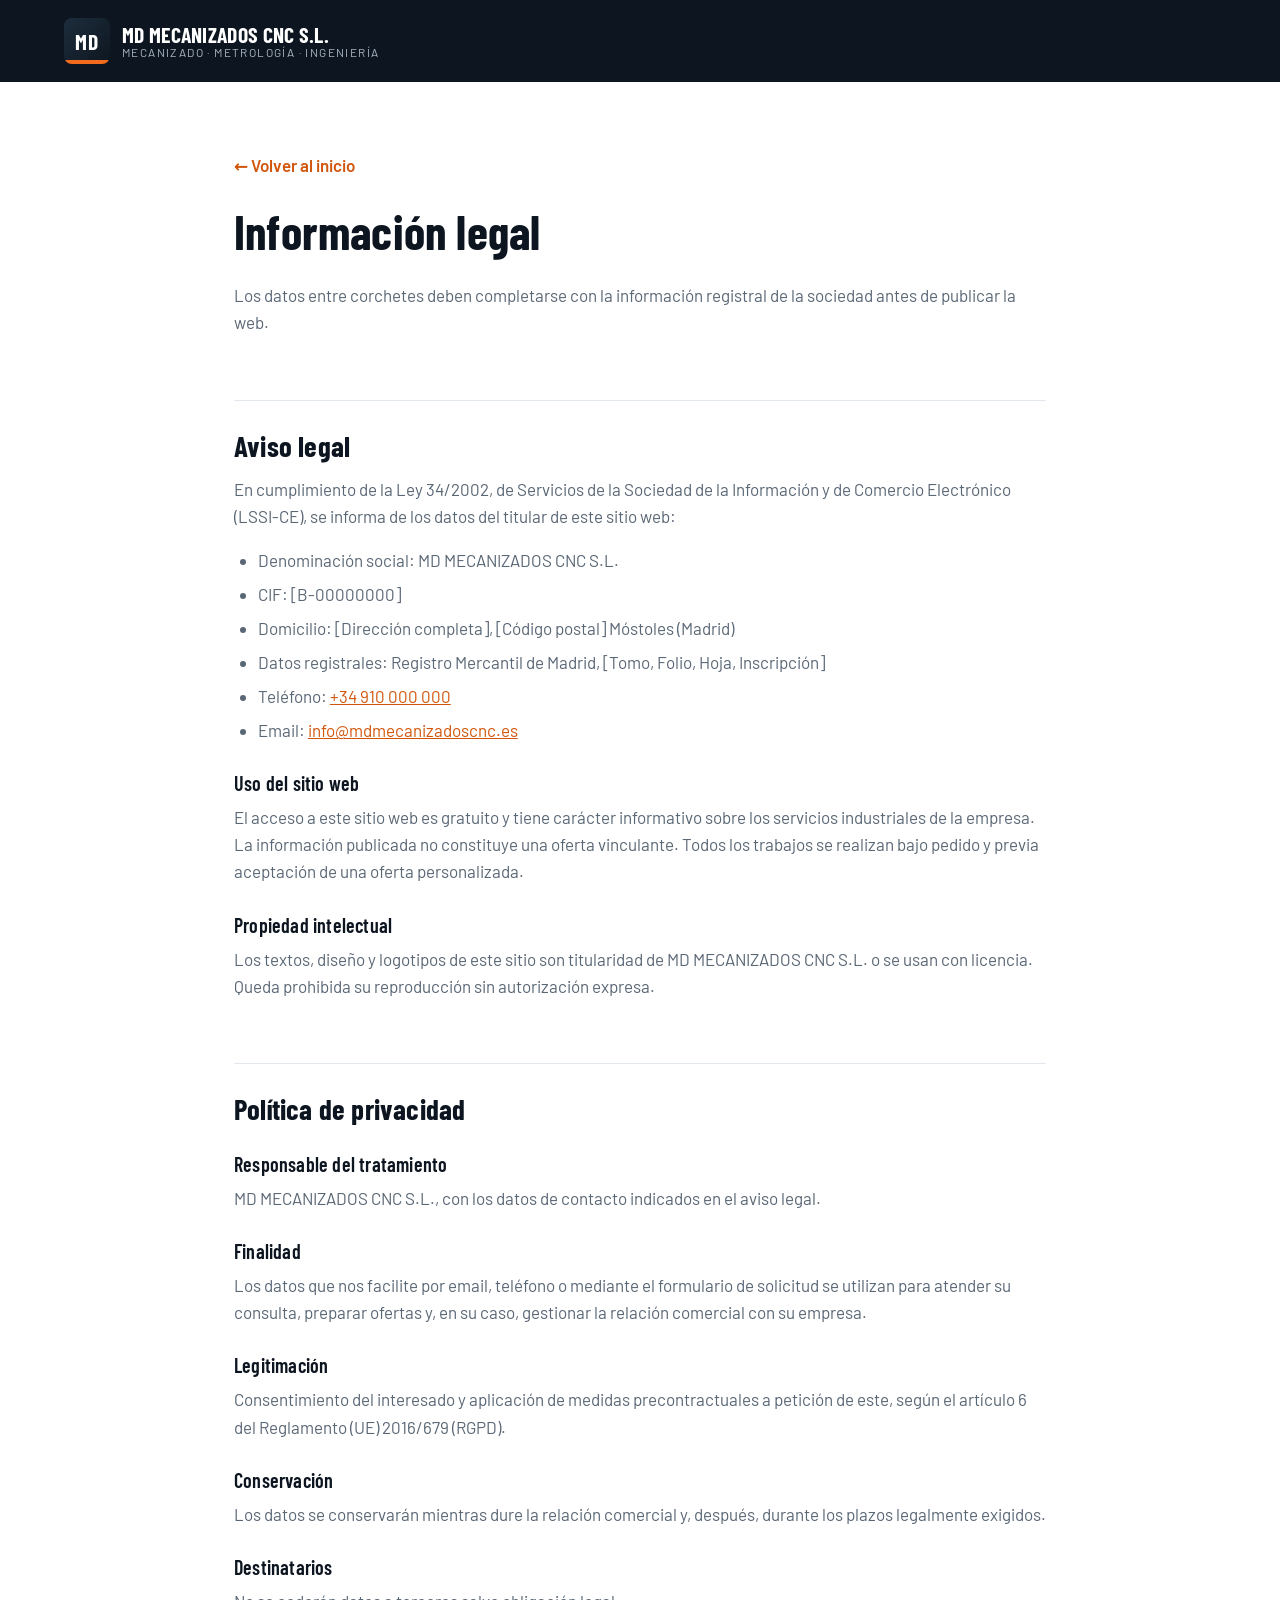
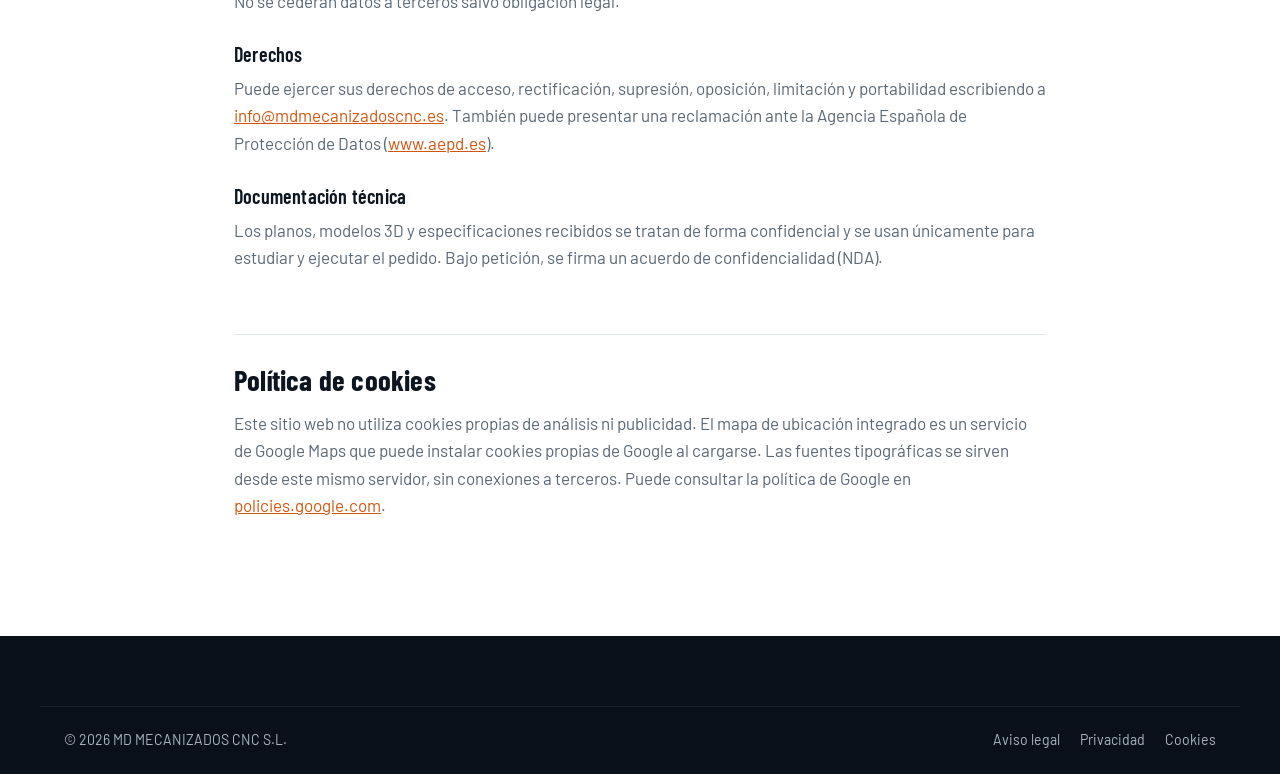
<file: legal.html>
<!doctype html>
<html lang="es">
<head>
  <meta charset="utf-8">
  <meta name="viewport" content="width=device-width, initial-scale=1">
  <title>Aviso legal y privacidad · MD MECANIZADOS CNC S.L.</title>
  <meta name="robots" content="noindex, follow">
  <link rel="icon" href="assets/img/favicon.svg" type="image/svg+xml">
  <link rel="stylesheet" href="assets/css/styles.css">
  <style>
    .legal { padding: 70px 0 100px; }
    .legal .container { max-width: 860px; }
    .legal h1 { font-size: clamp(2rem, 4vw, 3rem); }
    .legal h2 { font-size: 1.8rem; margin-top: 2.2em; padding-top: 1em; border-top: 1px solid var(--line); }
    .legal h3 { font-size: 1.25rem; margin-top: 1.4em; }
    .legal p, .legal li { color: var(--muted); }
    .legal ul { list-style: disc; padding-left: 1.4em; margin-bottom: 1em; }
    .legal li { margin-bottom: .4em; }
    .legal a { color: var(--accent-dark); text-decoration: underline; }
    .legal .back { display: inline-flex; gap: 8px; align-items: center; margin-bottom: 26px; font-weight: 600; text-decoration: none; }
    .legal-header { background: var(--ink); padding: 18px 0; }
  </style>
</head>
<body>
  <header class="legal-header">
    <div class="container">
      <a href="index.html" class="brand brand--light" aria-label="Volver a la página principal">
        <span class="brand__mark" aria-hidden="true">MD</span>
        <span class="brand__text"><strong>MD MECANIZADOS CNC S.L.</strong><small>Mecanizado · Metrología · Ingeniería</small></span>
      </a>
    </div>
  </header>

  <main class="legal">
    <div class="container">
      <a href="index.html" class="back">← Volver al inicio</a>
      <h1>Información legal</h1>
      <p>Los datos entre corchetes deben completarse con la información registral de la sociedad antes de publicar la web.</p>

      <h2 id="aviso-legal">Aviso legal</h2>
      <p>En cumplimiento de la Ley 34/2002, de Servicios de la Sociedad de la Información y de Comercio Electrónico (LSSI-CE), se informa de los datos del titular de este sitio web:</p>
      <ul>
        <li>Denominación social: MD MECANIZADOS CNC S.L.</li>
        <li>CIF: [B-00000000]</li>
        <li>Domicilio: [Dirección completa], [Código postal] Móstoles (Madrid)</li>
        <li>Datos registrales: Registro Mercantil de Madrid, [Tomo, Folio, Hoja, Inscripción]</li>
        <li>Teléfono: <a href="tel:+34910000000">+34 910 000 000</a></li>
        <li>Email: <a href="mailto:info@mdmecanizadoscnc.es">info@mdmecanizadoscnc.es</a></li>
      </ul>
      <h3>Uso del sitio web</h3>
      <p>El acceso a este sitio web es gratuito y tiene carácter informativo sobre los servicios industriales de la empresa. La información publicada no constituye una oferta vinculante. Todos los trabajos se realizan bajo pedido y previa aceptación de una oferta personalizada.</p>
      <h3>Propiedad intelectual</h3>
      <p>Los textos, diseño y logotipos de este sitio son titularidad de MD MECANIZADOS CNC S.L. o se usan con licencia. Queda prohibida su reproducción sin autorización expresa.</p>

      <h2 id="privacidad">Política de privacidad</h2>
      <h3>Responsable del tratamiento</h3>
      <p>MD MECANIZADOS CNC S.L., con los datos de contacto indicados en el aviso legal.</p>
      <h3>Finalidad</h3>
      <p>Los datos que nos facilite por email, teléfono o mediante el formulario de solicitud se utilizan para atender su consulta, preparar ofertas y, en su caso, gestionar la relación comercial con su empresa.</p>
      <h3>Legitimación</h3>
      <p>Consentimiento del interesado y aplicación de medidas precontractuales a petición de este, según el artículo 6 del Reglamento (UE) 2016/679 (RGPD).</p>
      <h3>Conservación</h3>
      <p>Los datos se conservarán mientras dure la relación comercial y, después, durante los plazos legalmente exigidos.</p>
      <h3>Destinatarios</h3>
      <p>No se cederán datos a terceros salvo obligación legal.</p>
      <h3>Derechos</h3>
      <p>Puede ejercer sus derechos de acceso, rectificación, supresión, oposición, limitación y portabilidad escribiendo a <a href="mailto:info@mdmecanizadoscnc.es">info@mdmecanizadoscnc.es</a>. También puede presentar una reclamación ante la Agencia Española de Protección de Datos (<a href="https://www.aepd.es" rel="noopener">www.aepd.es</a>).</p>
      <h3>Documentación técnica</h3>
      <p>Los planos, modelos 3D y especificaciones recibidos se tratan de forma confidencial y se usan únicamente para estudiar y ejecutar el pedido. Bajo petición, se firma un acuerdo de confidencialidad (NDA).</p>

      <h2 id="cookies">Política de cookies</h2>
      <p>Este sitio web no utiliza cookies propias de análisis ni publicidad. El mapa de ubicación integrado es un servicio de Google Maps que puede instalar cookies propias de Google al cargarse. Las fuentes tipográficas se sirven desde este mismo servidor, sin conexiones a terceros. Puede consultar la política de Google en <a href="https://policies.google.com/technologies/cookies" rel="noopener">policies.google.com</a>.</p>
    </div>
  </main>

  <footer class="footer">
    <div class="container footer__bottom">
      <p>© 2026 MD MECANIZADOS CNC S.L.</p>
      <ul>
        <li><a href="#aviso-legal">Aviso legal</a></li>
        <li><a href="#privacidad">Privacidad</a></li>
        <li><a href="#cookies">Cookies</a></li>
      </ul>
    </div>
  </footer>
</body>
</html>
</file>
<file: assets/css/styles.css>
/* =========================================================
   MD MECANIZADOS CNC S.L. · Hoja de estilos principal
   ========================================================= */

/* Fuentes Barlow y Barlow Condensed (SIL Open Font License), alojadas localmente. Subconjunto latino. */
@font-face {
  font-family: 'Barlow';
  font-style: normal;
  font-weight: 400;
  font-display: swap;
  src: url(../fonts/barlow-400.woff2) format('woff2');
  unicode-range: U+0000-00FF, U+0131, U+0152-0153, U+02BB-02BC, U+02C6, U+02DA, U+02DC, U+0304, U+0308, U+0329, U+2000-206F, U+20AC, U+2122, U+2191, U+2193, U+2212, U+2215, U+FEFF, U+FFFD;
}
@font-face {
  font-family: 'Barlow';
  font-style: normal;
  font-weight: 500;
  font-display: swap;
  src: url(../fonts/barlow-500.woff2) format('woff2');
  unicode-range: U+0000-00FF, U+0131, U+0152-0153, U+02BB-02BC, U+02C6, U+02DA, U+02DC, U+0304, U+0308, U+0329, U+2000-206F, U+20AC, U+2122, U+2191, U+2193, U+2212, U+2215, U+FEFF, U+FFFD;
}
@font-face {
  font-family: 'Barlow';
  font-style: normal;
  font-weight: 600;
  font-display: swap;
  src: url(../fonts/barlow-600.woff2) format('woff2');
  unicode-range: U+0000-00FF, U+0131, U+0152-0153, U+02BB-02BC, U+02C6, U+02DA, U+02DC, U+0304, U+0308, U+0329, U+2000-206F, U+20AC, U+2122, U+2191, U+2193, U+2212, U+2215, U+FEFF, U+FFFD;
}
@font-face {
  font-family: 'Barlow';
  font-style: normal;
  font-weight: 700;
  font-display: swap;
  src: url(../fonts/barlow-700.woff2) format('woff2');
  unicode-range: U+0000-00FF, U+0131, U+0152-0153, U+02BB-02BC, U+02C6, U+02DA, U+02DC, U+0304, U+0308, U+0329, U+2000-206F, U+20AC, U+2122, U+2191, U+2193, U+2212, U+2215, U+FEFF, U+FFFD;
}
@font-face {
  font-family: 'Barlow Condensed';
  font-style: normal;
  font-weight: 500;
  font-display: swap;
  src: url(../fonts/barlow-condensed-500.woff2) format('woff2');
  unicode-range: U+0000-00FF, U+0131, U+0152-0153, U+02BB-02BC, U+02C6, U+02DA, U+02DC, U+0304, U+0308, U+0329, U+2000-206F, U+20AC, U+2122, U+2191, U+2193, U+2212, U+2215, U+FEFF, U+FFFD;
}
@font-face {
  font-family: 'Barlow Condensed';
  font-style: normal;
  font-weight: 600;
  font-display: swap;
  src: url(../fonts/barlow-condensed-600.woff2) format('woff2');
  unicode-range: U+0000-00FF, U+0131, U+0152-0153, U+02BB-02BC, U+02C6, U+02DA, U+02DC, U+0304, U+0308, U+0329, U+2000-206F, U+20AC, U+2122, U+2191, U+2193, U+2212, U+2215, U+FEFF, U+FFFD;
}
@font-face {
  font-family: 'Barlow Condensed';
  font-style: normal;
  font-weight: 700;
  font-display: swap;
  src: url(../fonts/barlow-condensed-700.woff2) format('woff2');
  unicode-range: U+0000-00FF, U+0131, U+0152-0153, U+02BB-02BC, U+02C6, U+02DA, U+02DC, U+0304, U+0308, U+0329, U+2000-206F, U+20AC, U+2122, U+2191, U+2193, U+2212, U+2215, U+FEFF, U+FFFD;
}

:root {
  --ink: #0d1620;
  --ink-2: #14212e;
  --steel: #1d2d3c;
  --text: #1f2a35;
  --muted: #5a6775;
  --muted-light: #a9b6c3;
  --line: #e2e7ed;
  --bg: #ffffff;
  --bg-alt: #f3f5f8;
  --accent: #f26a1b;
  --accent-dark: #d1560c;
  --accent-soft: #fff1e8;
  --ok: #1f9d63;
  --danger: #c62f2f;

  --radius: 10px;
  --radius-lg: 16px;
  --shadow-sm: 0 1px 2px rgba(13, 22, 32, .06), 0 2px 8px rgba(13, 22, 32, .05);
  --shadow: 0 10px 30px rgba(13, 22, 32, .10);
  --shadow-lg: 0 24px 60px rgba(13, 22, 32, .18);

  --font: "Barlow", system-ui, -apple-system, "Segoe UI", Roboto, Arial, sans-serif;
  --font-head: "Barlow Condensed", "Barlow", system-ui, sans-serif;

  --container: 1200px;
  --header-h: 76px;
}

*, *::before, *::after { box-sizing: border-box; }

html { scroll-behavior: smooth; scroll-padding-top: calc(var(--header-h) + 12px); -webkit-text-size-adjust: 100%; }

body {
  margin: 0;
  font-family: var(--font);
  font-size: 17px;
  line-height: 1.6;
  color: var(--text);
  background: var(--bg);
  -webkit-font-smoothing: antialiased;
  overflow-x: hidden;
}

img { max-width: 100%; height: auto; display: block; }
a { color: inherit; text-decoration: none; }
ul, ol { margin: 0; padding: 0; list-style: none; }
h1, h2, h3, h4 { font-family: var(--font-head); color: var(--ink); line-height: 1.1; margin: 0 0 .5em; letter-spacing: .2px; }
h1 { font-size: clamp(2.3rem, 5.2vw, 4rem); font-weight: 700; }
h2 { font-size: clamp(1.9rem, 3.6vw, 2.8rem); font-weight: 700; }
h3 { font-size: 1.45rem; font-weight: 600; }
p { margin: 0 0 1em; }
strong { font-weight: 600; }
button, input, select, textarea { font: inherit; color: inherit; }

.container { width: 100%; max-width: var(--container); margin: 0 auto; padding: 0 24px; }

.ico { width: 1.15em; height: 1.15em; flex-shrink: 0; display: inline-block; vertical-align: middle; }
.ico--xl { width: 48px; height: 48px; color: var(--accent); margin-bottom: 14px; }

.skip-link { position: absolute; left: -999px; top: 8px; background: var(--accent); color: #fff; padding: 8px 14px; border-radius: 6px; z-index: 1000; }
.skip-link:focus { left: 8px; }

:focus-visible { outline: 3px solid var(--accent); outline-offset: 2px; }

/* ---------- Botones ---------- */
.btn {
  display: inline-flex; align-items: center; justify-content: center; gap: .55em;
  padding: .8em 1.35em; border-radius: 8px; border: 2px solid transparent;
  font-weight: 600; font-size: .98rem; line-height: 1.2; cursor: pointer;
  transition: background .2s, color .2s, border-color .2s, transform .2s, box-shadow .2s;
  white-space: nowrap;
}
.btn--lg { padding: 1em 1.6em; font-size: 1.04rem; }
.btn--sm { padding: .5em .9em; font-size: .9rem; }
.btn--block { width: 100%; }
.btn--primary { background: var(--accent); color: #fff; box-shadow: 0 6px 18px rgba(242, 106, 27, .32); }
.btn--primary:hover { background: var(--accent-dark); transform: translateY(-1px); }
.btn--ghost { color: #fff; border-color: rgba(255, 255, 255, .45); background: rgba(255, 255, 255, .06); backdrop-filter: blur(4px); }
.btn--ghost:hover { border-color: #fff; background: rgba(255, 255, 255, .14); }
.btn--outline { color: var(--ink); border-color: var(--ink); background: transparent; }
.btn--outline:hover { background: var(--ink); color: #fff; }

.eyebrow {
  display: inline-flex; align-items: center; gap: 10px;
  font-family: var(--font-head); font-weight: 600; font-size: .95rem;
  letter-spacing: 2.4px; text-transform: uppercase; color: var(--accent); margin-bottom: 14px;
}
.eyebrow::before { content: ""; width: 28px; height: 2px; background: currentColor; }
.eyebrow--light { color: #ff9a5c; }

.accent { color: var(--accent); }

/* ---------- Topbar ---------- */
.topbar { background: var(--ink); color: var(--muted-light); font-size: .88rem; }
.topbar__inner { display: flex; justify-content: space-between; align-items: center; min-height: 40px; gap: 16px; }
.topbar__claim { margin: 0; }
.topbar__contact { display: flex; gap: 22px; align-items: center; }
.topbar__contact li, .topbar__contact a { display: inline-flex; align-items: center; gap: 7px; white-space: nowrap; }
.topbar__contact a:hover { color: #fff; }
.topbar .ico { color: var(--accent); }

/* ---------- Header ---------- */
.header {
  position: sticky; top: 0; z-index: 100;
  /* Sin backdrop-filter: crearía un contenedor para el menú móvil fijo */
  background: #fff;
  border-bottom: 1px solid var(--line);
  transition: box-shadow .25s;
}
.header.is-scrolled { box-shadow: var(--shadow-sm); }
.header__inner { display: flex; align-items: center; justify-content: space-between; height: var(--header-h); gap: 20px; }

.brand { display: inline-flex; align-items: center; gap: 12px; flex-shrink: 0; }
.brand__mark {
  display: grid; place-items: center; width: 46px; height: 46px; border-radius: 8px;
  background: linear-gradient(135deg, var(--steel), var(--ink)); color: #fff;
  font-family: var(--font-head); font-weight: 700; font-size: 1.35rem; letter-spacing: 1px;
  position: relative; overflow: hidden;
}
.brand__mark::after { content: ""; position: absolute; left: 0; right: 0; bottom: 0; height: 4px; background: var(--accent); }
.brand__text { display: flex; flex-direction: column; line-height: 1.1; }
.brand__text strong { font-family: var(--font-head); font-size: 1.35rem; color: var(--ink); font-weight: 700; letter-spacing: .3px; white-space: nowrap; }
.brand__text small { font-size: .74rem; color: var(--muted); letter-spacing: 1.4px; text-transform: uppercase; }
.brand--light .brand__text strong { color: #fff; }
.brand--light .brand__text small { color: var(--muted-light); }

.nav__list { display: flex; gap: 4px; align-items: center; }
.nav__list a { display: block; padding: 10px 12px; white-space: nowrap; font-weight: 500; font-size: .98rem; color: var(--text); border-radius: 6px; position: relative; }
.nav__list a:not(.btn)::after {
  content: ""; position: absolute; left: 12px; right: 12px; bottom: 4px; height: 2px;
  background: var(--accent); transform: scaleX(0); transition: transform .25s; transform-origin: left;
}
.nav__list a:not(.btn):hover::after, .nav__list a.is-active::after { transform: scaleX(1); }
.nav__list a.is-active { color: var(--ink); }
.nav__cta-mobile { display: none; }

.header__actions { display: flex; align-items: center; gap: 14px; }
.header__phone { display: inline-flex; align-items: center; gap: 8px; white-space: nowrap; font-weight: 700; color: var(--ink); font-size: 1.02rem; }
.header__phone .ico { color: var(--accent); }

.nav-toggle { display: none; width: 44px; height: 44px; border: 1px solid var(--line); background: #fff; border-radius: 8px; cursor: pointer; padding: 0; position: relative; }
.nav-toggle span { position: absolute; left: 11px; right: 11px; height: 2px; background: var(--ink); border-radius: 2px; transition: transform .25s, opacity .2s; }
.nav-toggle span:nth-child(1) { top: 14px; }
.nav-toggle span:nth-child(2) { top: 21px; }
.nav-toggle span:nth-child(3) { top: 28px; }
.nav-toggle[aria-expanded="true"] span:nth-child(1) { transform: translateY(7px) rotate(45deg); }
.nav-toggle[aria-expanded="true"] span:nth-child(2) { opacity: 0; }
.nav-toggle[aria-expanded="true"] span:nth-child(3) { transform: translateY(-7px) rotate(-45deg); }

/* ---------- Hero ---------- */
.hero { position: relative; color: #fff; overflow: hidden; background: var(--ink); }
.hero__bg { position: absolute; inset: 0; }
.hero__bg img { width: 100%; height: 100%; object-fit: cover; object-position: center 40%; transform: scale(1.04); animation: heroZoom 18s ease-out forwards; }
.hero__bg::after {
  content: ""; position: absolute; inset: 0;
  background:
    linear-gradient(90deg, rgba(13, 22, 32, .94) 0%, rgba(13, 22, 32, .82) 42%, rgba(13, 22, 32, .45) 100%),
    linear-gradient(0deg, rgba(13, 22, 32, .6), transparent 40%);
}
@keyframes heroZoom { to { transform: scale(1); } }

.hero__inner { position: relative; display: grid; grid-template-columns: 1.45fr 1fr; gap: 56px; align-items: center; padding-top: 110px; padding-bottom: 120px; }
.hero h1 { color: #fff; margin-bottom: .45em; }
.hero__lead { font-size: 1.2rem; color: #d6dee6; max-width: 620px; margin-bottom: 1.8em; }
.hero__actions { display: flex; gap: 14px; flex-wrap: wrap; margin-bottom: 32px; }
.hero__points { display: flex; flex-wrap: wrap; gap: 10px 24px; color: #d6dee6; font-size: .98rem; }
.hero__points li { display: inline-flex; align-items: center; gap: 8px; }
.hero__points .ico { color: var(--accent); }

.hero__card {
  background: rgba(255, 255, 255, .97); color: var(--text); border-radius: var(--radius-lg);
  padding: 30px; box-shadow: var(--shadow-lg); border-top: 4px solid var(--accent);
}
.hero__card-title { font-family: var(--font-head); font-size: 1.35rem; font-weight: 700; color: var(--ink); margin-bottom: 18px; }
.hero__card-line { display: flex; gap: 14px; align-items: center; padding: 14px; border-radius: var(--radius); border: 1px solid var(--line); margin-bottom: 12px; transition: border-color .2s, background .2s; }
.hero__card-line:hover { border-color: var(--accent); background: var(--accent-soft); }
.hero__card-line small { display: block; color: var(--muted); font-size: .82rem; }
.hero__card-line strong { display: block; color: var(--ink); font-size: 1.08rem; word-break: break-word; }
.hero__card-ico { display: grid; place-items: center; width: 44px; height: 44px; border-radius: 10px; background: var(--ink); color: var(--accent); flex-shrink: 0; }
.hero__card-ico .ico { width: 20px; height: 20px; }
.hero__card-note { font-size: .92rem; color: var(--muted); margin: 6px 0 0; }

/* ---------- Quickbar ---------- */
.quickbar { position: relative; z-index: 2; margin-top: -48px; }
.quickbar__grid {
  display: grid; grid-template-columns: repeat(5, 1fr);
  background: #fff; border-radius: var(--radius-lg); box-shadow: var(--shadow); overflow: hidden;
  padding: 0;
}
.quickbar__item { display: flex; align-items: center; gap: 12px; padding: 24px 22px; font-weight: 600; color: var(--ink); line-height: 1.25; border-right: 1px solid var(--line); transition: background .2s; }
.quickbar__item:last-child { border-right: 0; }
.quickbar__item .ico { width: 34px; height: 34px; color: var(--accent); }
.quickbar__item:hover { background: var(--accent-soft); }

/* ---------- Secciones ---------- */
.section { padding: 110px 0; }
.section--tight { padding: 90px 0; }
.section--alt { background: var(--bg-alt); }
.section__head { max-width: 760px; margin: 0 auto 56px; text-align: center; }
.section__head p:not(.eyebrow) { color: var(--muted); font-size: 1.1rem; }
.section__head .eyebrow { justify-content: center; }
.section__head--left { text-align: left; margin: 0; }
.section__head--left .eyebrow { justify-content: flex-start; }
.section__head--light h2 { color: #fff; }
.section__head--light p:not(.eyebrow) { color: var(--muted-light); }

/* ---------- About ---------- */
.about__grid { display: grid; grid-template-columns: 1fr 1fr; gap: 72px; align-items: center; }
.about__media { position: relative; }
.about__media img { border-radius: var(--radius-lg); box-shadow: var(--shadow); aspect-ratio: 4/3.4; object-fit: cover; width: 100%; }
.about__badge {
  position: absolute; right: -24px; bottom: -28px; max-width: 290px;
  display: flex; gap: 14px; align-items: center;
  background: var(--ink); color: #d6dee6; padding: 20px 22px; border-radius: var(--radius); box-shadow: var(--shadow-lg);
  border-left: 4px solid var(--accent);
}
.about__badge .ico { width: 38px; height: 38px; color: var(--accent); }
.about__badge p { margin: 0; font-size: .92rem; line-height: 1.4; }
.about__badge strong { display: block; color: #fff; font-family: var(--font-head); font-size: 1.2rem; }
.about__text p { color: var(--muted); }
.about__text p strong { color: var(--text); }

.ticks { display: grid; gap: 12px; margin-top: 24px; }
.ticks li { display: flex; gap: 12px; align-items: flex-start; font-weight: 500; }
.ticks .ico { width: 22px; height: 22px; padding: 3px; border-radius: 50%; background: var(--accent-soft); color: var(--accent); margin-top: 2px; }

/* ---------- Servicios ---------- */
.services { display: grid; grid-template-columns: repeat(3, 1fr); gap: 28px; }
.service {
  background: #fff; border-radius: var(--radius-lg); overflow: hidden; box-shadow: var(--shadow-sm);
  display: flex; flex-direction: column; border: 1px solid var(--line);
  transition: transform .3s, box-shadow .3s;
}
.service:hover { transform: translateY(-6px); box-shadow: var(--shadow); }
.service__media { position: relative; aspect-ratio: 16/10; overflow: hidden; background: var(--ink); }
.service__media img { width: 100%; height: 100%; object-fit: cover; transition: transform .6s; }
.service:hover .service__media img { transform: scale(1.06); }
.service__tag {
  position: absolute; left: 16px; top: 16px; display: inline-flex; gap: 8px; align-items: center;
  background: rgba(13, 22, 32, .85); color: #fff; padding: 7px 12px; border-radius: 6px;
  font-family: var(--font-head); font-weight: 600; letter-spacing: 1px; backdrop-filter: blur(4px);
}
.service__tag .ico { color: var(--accent); }
.service__body { padding: 28px; display: flex; flex-direction: column; flex: 1; }
.service__body > p { color: var(--muted); }
.service__list { display: grid; gap: 8px; margin: 4px 0 24px; }
.service__list li { position: relative; padding-left: 20px; font-size: .96rem; }
.service__list li::before { content: ""; position: absolute; left: 0; top: .62em; width: 8px; height: 8px; background: var(--accent); border-radius: 2px; transform: rotate(45deg); }
.service__link { margin-top: auto; display: inline-flex; gap: 8px; align-items: center; font-weight: 700; color: var(--accent-dark); }
.service__link .ico { transition: transform .2s; }
.service__link:hover .ico { transform: translateX(4px); }

.service--cta { background: linear-gradient(150deg, var(--steel), var(--ink)); border: 0; color: #d6dee6; }
.service--cta h3 { color: #fff; font-size: 1.8rem; }
.service--cta .service__body { justify-content: center; padding: 40px 34px; }
.service--cta p { color: var(--muted-light); margin-bottom: 26px; }
.service--cta .btn { align-self: flex-start; }

/* Animación línea láser */
.service__media--scan .scanline {
  position: absolute; left: 0; right: 0; top: 0; height: 3px;
  background: linear-gradient(90deg, transparent, #ff3b2f 15%, #ff6a3d 50%, #ff3b2f 85%, transparent);
  box-shadow: 0 0 14px 4px rgba(255, 59, 47, .55), 0 0 40px 10px rgba(255, 59, 47, .25);
  animation: scan 3.6s ease-in-out infinite;
  mix-blend-mode: screen;
}
@keyframes scan { 0%, 100% { top: 4%; } 50% { top: 94%; } }

/* ---------- Proceso ---------- */
.process { background: var(--ink); background-image: radial-gradient(circle at 15% 0%, rgba(242, 106, 27, .14), transparent 45%), linear-gradient(rgba(255,255,255,.03) 1px, transparent 1px), linear-gradient(90deg, rgba(255,255,255,.03) 1px, transparent 1px); background-size: auto, 40px 40px, 40px 40px; color: #d6dee6; }
.steps { display: grid; grid-template-columns: repeat(5, 1fr); gap: 20px; counter-reset: s; position: relative; }
.steps::before { content: ""; position: absolute; top: 32px; left: 10%; right: 10%; height: 2px; background: linear-gradient(90deg, var(--accent), rgba(242, 106, 27, .2)); }
.step { position: relative; text-align: center; padding: 0 6px; }
.step__num {
  position: relative; display: grid; place-items: center; width: 64px; height: 64px; margin: 0 auto 22px;
  border-radius: 50%; background: var(--ink); border: 2px solid var(--accent); color: #fff;
  font-family: var(--font-head); font-size: 1.6rem; font-weight: 700;
  box-shadow: 0 0 0 8px var(--ink);
}
.step h3 { color: #fff; font-size: 1.3rem; }
.step p { color: var(--muted-light); font-size: .95rem; margin: 0; }

/* ---------- Capacidades ---------- */
.caps { display: grid; grid-template-columns: repeat(2, 1fr); gap: 24px; }
.cap { border: 1px solid var(--line); border-radius: var(--radius-lg); padding: 30px; background: #fff; transition: border-color .2s, box-shadow .2s; }
.cap:hover { border-color: rgba(242, 106, 27, .5); box-shadow: var(--shadow-sm); }
.cap__head { display: flex; align-items: center; gap: 14px; margin-bottom: 18px; }
.cap__head .ico { width: 44px; height: 44px; padding: 10px; border-radius: 10px; background: var(--accent-soft); color: var(--accent); }
.cap__head h3 { margin: 0; }
.chips { display: flex; flex-wrap: wrap; gap: 8px; }
.chips li { padding: 7px 13px; border-radius: 999px; background: var(--bg-alt); border: 1px solid var(--line); font-size: .92rem; font-weight: 500; }

/* ---------- Sectores ---------- */
.sectors { display: grid; grid-template-columns: repeat(4, 1fr); gap: 18px; }
.sector {
  display: flex; flex-direction: column; align-items: center; gap: 12px; text-align: center;
  padding: 30px 16px; background: #fff; border-radius: var(--radius); border: 1px solid var(--line);
  font-weight: 600; color: var(--ink); transition: transform .25s, border-color .25s, box-shadow .25s;
}
.sector .ico { width: 42px; height: 42px; color: var(--accent); }
.sector:hover { transform: translateY(-4px); border-color: var(--accent); box-shadow: var(--shadow-sm); }

/* ---------- Calidad ---------- */
.quality__grid { display: grid; grid-template-columns: 1.1fr 1fr; gap: 72px; align-items: center; }
.quality__text > p { color: var(--muted); }
.features { display: grid; grid-template-columns: 1fr 1fr; gap: 22px; margin-top: 30px; }
.feature { display: flex; gap: 14px; }
.feature > .ico { width: 42px; height: 42px; padding: 9px; border-radius: 10px; background: var(--ink); color: var(--accent); }
.feature h3 { font-size: 1.2rem; margin-bottom: .25em; }
.feature p { margin: 0; color: var(--muted); font-size: .95rem; }
.quality__media { position: relative; min-height: 520px; }
.qm { margin: 0; position: absolute; border-radius: var(--radius-lg); overflow: hidden; box-shadow: var(--shadow-lg); }
.qm img { width: 100%; height: 100%; object-fit: cover; }
.qm--a { top: 0; right: 0; width: 82%; height: 64%; }
.qm--b { left: 0; bottom: 0; width: 62%; height: 48%; border: 6px solid #fff; }

/* ---------- Galería ---------- */
.gallery-sec { background: var(--bg-alt); }
.gallery { display: grid; grid-template-columns: repeat(4, 1fr); grid-auto-rows: 240px; grid-auto-flow: dense; gap: 16px; }
.gallery__item { margin: 0; position: relative; border-radius: var(--radius); overflow: hidden; background: var(--ink); }
.gallery__item--wide { grid-column: span 2; }
.gallery__item img { width: 100%; height: 100%; object-fit: cover; transition: transform .6s, opacity .3s; }
.gallery__item:hover img { transform: scale(1.06); opacity: .85; }
.gallery__item figcaption {
  position: absolute; left: 0; right: 0; bottom: 0; padding: 30px 18px 14px;
  background: linear-gradient(0deg, rgba(13, 22, 32, .85), transparent);
  color: #fff; font-family: var(--font-head); font-weight: 600; font-size: 1.15rem; letter-spacing: .4px;
}

/* ---------- CTA ---------- */
.cta-band { position: relative; overflow: hidden; color: #fff; background: var(--ink); }
.cta-band__bg { position: absolute; inset: 0; }
.cta-band__bg img { width: 100%; height: 100%; object-fit: cover; }
.cta-band__bg::after { content: ""; position: absolute; inset: 0; background: linear-gradient(90deg, rgba(209, 86, 12, .94), rgba(13, 22, 32, .9) 70%); }
.cta-band__inner { position: relative; display: flex; align-items: center; justify-content: space-between; gap: 40px; padding-top: 80px; padding-bottom: 80px; }
.cta-band h2 { color: #fff; margin-bottom: .3em; }
.cta-band p { color: #ffe4d4; font-size: 1.15rem; margin: 0; max-width: 560px; }
.cta-band__actions { display: flex; gap: 14px; flex-wrap: wrap; }
.cta-band .btn--primary { background: #fff; color: var(--accent-dark); box-shadow: none; }
.cta-band .btn--primary:hover { background: var(--ink); color: #fff; }

/* ---------- FAQ ---------- */
.faq__grid { display: grid; grid-template-columns: 1fr 1.4fr; gap: 64px; align-items: start; }
.faq__grid .section__head p:not(.eyebrow) { margin-bottom: 24px; }
.faq details { border-bottom: 1px solid var(--line); }
.faq details:first-child { border-top: 1px solid var(--line); }
.faq summary {
  list-style: none; cursor: pointer; display: flex; justify-content: space-between; align-items: center; gap: 20px;
  padding: 22px 4px; font-weight: 600; font-size: 1.08rem; color: var(--ink);
}
.faq summary::-webkit-details-marker { display: none; }
.faq summary .ico { color: var(--accent); transition: transform .25s; width: 22px; height: 22px; }
.faq details[open] summary .ico { transform: rotate(180deg); }
.faq summary:hover { color: var(--accent-dark); }
.faq details p { color: var(--muted); padding: 0 4px 22px; margin: 0; }

/* ---------- Contacto ---------- */
.contact { background: var(--ink); color: #d6dee6; position: relative; }
.contact::before { content: ""; position: absolute; inset: 0; background: radial-gradient(circle at 85% 10%, rgba(242, 106, 27, .16), transparent 45%); pointer-events: none; }
.contact__grid { position: relative; display: grid; grid-template-columns: 1fr 1.15fr; gap: 56px; align-items: start; }
.contact__grid > *, .contact__list li > div { min-width: 0; }
.contact__info h2 { color: #fff; }
.contact__info > p { color: var(--muted-light); font-size: 1.1rem; }
.contact__list { display: grid; gap: 14px; margin: 30px 0; }
.contact__list li { display: flex; gap: 16px; align-items: center; padding: 16px 18px; background: rgba(255, 255, 255, .04); border: 1px solid rgba(255, 255, 255, .08); border-radius: var(--radius); }
.contact__list small { display: block; color: var(--muted-light); font-size: .82rem; text-transform: uppercase; letter-spacing: 1px; }
.contact__list a, .contact__list span:not(.contact__ico) { color: #fff; font-weight: 600; font-size: 1.12rem; word-break: break-word; }
.contact__list a:hover { color: #ff9a5c; }
.contact__ico { display: grid; place-items: center; width: 48px; height: 48px; border-radius: 10px; background: var(--accent); color: #fff; flex-shrink: 0; }
.contact__ico .ico { width: 22px; height: 22px; }
.contact__map { border-radius: var(--radius); overflow: hidden; border: 1px solid rgba(255, 255, 255, .1); height: 240px; background: var(--steel); }
.contact__map iframe { width: 100%; height: 100%; border: 0; filter: grayscale(.4) contrast(1.05); }

.form { background: #fff; color: var(--text); border-radius: var(--radius-lg); padding: 38px; box-shadow: var(--shadow-lg); border-top: 4px solid var(--accent); }
.form h3 { font-size: 1.8rem; margin-bottom: .2em; }
.form__intro { color: var(--muted); font-size: .96rem; margin-bottom: 24px; }
.form__row { display: grid; grid-template-columns: 1fr 1fr; gap: 16px; }
.field { display: flex; flex-direction: column; gap: 6px; margin: 0 0 16px; border: 0; padding: 0; min-width: 0; }
.field label, .field legend { font-weight: 600; font-size: .9rem; color: var(--ink); padding: 0; }
.field legend { margin-bottom: 8px; }
.field input, .field select, .field textarea {
  width: 100%; padding: 12px 14px; border: 1.5px solid var(--line); border-radius: 8px; background: #fbfcfd;
  font-size: 1rem; transition: border-color .2s, box-shadow .2s, background .2s;
}
.field textarea { resize: vertical; min-height: 120px; }
.field input:focus, .field select:focus, .field textarea:focus { outline: none; border-color: var(--accent); background: #fff; box-shadow: 0 0 0 4px rgba(242, 106, 27, .14); }
.field .is-invalid, .field input.is-invalid, .field textarea.is-invalid { border-color: var(--danger); }

.checks { display: grid; grid-template-columns: repeat(3, 1fr); gap: 10px; }
.checks label { position: relative; cursor: pointer; }
.checks input { position: absolute; opacity: 0; pointer-events: none; }
.checks span {
  display: flex; align-items: center; justify-content: center; text-align: center; min-height: 48px; padding: 8px 10px;
  border: 1.5px solid var(--line); border-radius: 8px; font-size: .9rem; font-weight: 600; line-height: 1.2;
  transition: border-color .2s, background .2s, color .2s;
}
.checks label:hover span { border-color: var(--accent); }
.checks input:checked + span { background: var(--accent); border-color: var(--accent); color: #fff; }
.checks input:focus-visible + span { outline: 3px solid var(--accent); outline-offset: 2px; }
.checks.is-invalid span { border-color: var(--danger); }

.check-inline { display: flex; gap: 10px; align-items: flex-start; font-size: .92rem; color: var(--muted); margin-bottom: 12px; cursor: pointer; }
.check-inline input { margin-top: 4px; width: 17px; height: 17px; accent-color: var(--accent); flex-shrink: 0; }
.check-inline a { color: var(--accent-dark); text-decoration: underline; }
.check-inline.is-invalid { color: var(--danger); }

.form .btn--block { margin-top: 10px; }
.form__hint { font-size: .9rem; color: var(--muted); text-align: center; margin: 16px 0 0; }
.form__hint a { color: var(--accent-dark); font-weight: 600; }
.form__error { background: #fdecec; color: var(--danger); border-radius: 8px; padding: 12px 14px; font-weight: 500; font-size: .94rem; margin: 6px 0 0; }
.form__success { display: flex; gap: 14px; margin-top: 20px; padding: 18px; background: #eaf7f0; border: 1px solid #bfe5d1; border-radius: var(--radius); }
.form__success[hidden], .form__error[hidden] { display: none; }
.form__success > .ico { width: 30px; height: 30px; padding: 6px; border-radius: 50%; background: var(--ok); color: #fff; }
.form__success strong { color: #136341; }
.form__success p { font-size: .93rem; color: #2b4b3c; margin: 4px 0 12px; }
.form__success a { color: #136341; font-weight: 600; }

/* ---------- Footer ---------- */
.footer { background: #08111a; color: var(--muted-light); padding: 70px 0 0; font-size: .95rem; }
.footer__grid { display: grid; grid-template-columns: 1.6fr 1fr 1fr 1.2fr; gap: 40px; padding-bottom: 50px; }
.footer__brand p { margin-top: 18px; max-width: 360px; }
.footer h4 { color: #fff; font-size: 1.15rem; letter-spacing: .6px; margin-bottom: 16px; }
.footer ul { display: grid; gap: 10px; }
.footer a:hover { color: #fff; }
.footer__contact li { display: flex; gap: 10px; align-items: center; }
.footer__contact .ico { color: var(--accent); }
.footer__bottom { display: flex; justify-content: space-between; align-items: center; gap: 16px; flex-wrap: wrap; border-top: 1px solid rgba(255, 255, 255, .08); padding-top: 22px; padding-bottom: 22px; font-size: .88rem; }
.footer__bottom p { margin: 0; }
.footer__bottom ul { display: flex; gap: 20px; }

/* ---------- Barra móvil ---------- */
.mobile-bar { display: none; }

/* ---------- Animación de aparición ---------- */
.reveal { opacity: 0; transform: translateY(26px); transition: opacity .7s ease, transform .7s ease; }
.reveal.is-visible { opacity: 1; transform: none; }
.no-js .reveal { opacity: 1; transform: none; }

@media (prefers-reduced-motion: reduce) {
  html { scroll-behavior: auto; }
  *, *::before, *::after { animation: none !important; transition: none !important; }
  .reveal { opacity: 1; transform: none; }
}

/* =========================================================
   Responsive
   ========================================================= */
/* Con el menú completo visible, el teléfono de cabecera se muestra solo como icono (el número está en la barra superior) */
@media (min-width: 1201px) {
  .header__phone span { display: none; }
}
@media (max-width: 1340px) {
  .nav__list a { padding: 10px 8px; font-size: .95rem; }
}

@media (max-width: 1200px) {
  .hide-md { display: none !important; }
  .header__phone span { display: inline; }
  .nav-toggle { display: block; }
  .nav {
    position: fixed; top: var(--nav-top, 116px); left: 0; right: 0; bottom: 0; background: #fff;
    opacity: 0; visibility: hidden; transform: translateY(-12px);
    transition: opacity .25s ease, transform .25s ease, visibility 0s linear .25s;
    overflow-y: auto; z-index: 99; border-top: 1px solid var(--line);
  }
  .nav.is-open { opacity: 1; visibility: visible; transform: none; transition: opacity .25s ease, transform .25s ease, visibility 0s; }
  .nav__list { flex-direction: column; align-items: stretch; padding: 20px 24px 40px; gap: 0; }
  .nav__list a { padding: 16px 4px; font-size: 1.15rem; border-bottom: 1px solid var(--line); border-radius: 0; }
  .nav__list a:not(.btn)::after { display: none; }
  .nav__cta-mobile { display: block; margin-top: 20px; }
  .nav__cta-mobile .btn { width: 100%; padding: 16px; border-bottom: 0; border-radius: 8px; }
  body.nav-open { overflow: hidden; }

  .hero__inner { grid-template-columns: 1fr; gap: 40px; padding-top: 80px; padding-bottom: 110px; }
  .hero__card { max-width: 560px; }
  .quickbar__grid { grid-template-columns: repeat(3, 1fr); }
  .quickbar__item:nth-child(3) { border-right: 0; }
  .quickbar__item:nth-child(-n+3) { border-bottom: 1px solid var(--line); }
  .services { grid-template-columns: repeat(2, 1fr); }
  .steps { grid-template-columns: 1fr; gap: 26px; max-width: 620px; margin: 0 auto; }
  .steps::before { top: 0; bottom: 0; left: 31px; right: auto; width: 2px; height: auto; background: linear-gradient(180deg, var(--accent), rgba(242, 106, 27, .2)); }
  .step { display: grid; grid-template-columns: 64px 1fr; column-gap: 22px; text-align: left; padding: 0; }
  .step__num { grid-row: span 2; margin: 0; }
  .step h3 { margin: 6px 0 4px; }
  .about__grid, .quality__grid { grid-template-columns: 1fr; gap: 64px; }
  .about__media { max-width: 680px; }
  .about__badge { right: 16px; }
  .quality__media { min-height: 460px; max-width: 680px; width: 100%; }
  .sectors { grid-template-columns: repeat(4, 1fr); }
  .faq__grid { grid-template-columns: 1fr; gap: 36px; }
  .contact__grid { grid-template-columns: 1fr; }
  .cta-band__inner { flex-direction: column; align-items: flex-start; }
  .footer__grid { grid-template-columns: 1fr 1fr; }
}

@media (max-width: 760px) {
  body { font-size: 16px; padding-bottom: 64px; }
  .container { padding: 0 16px; }
  :root { --header-h: 66px; }
  .topbar__claim, .hide-sm, .topbar__contact .hide-sm { display: none; }
  .topbar__inner { justify-content: center; }
  .topbar__contact { gap: 16px; font-size: .82rem; }
  .brand__mark { width: 40px; height: 40px; font-size: 1.15rem; }
  .brand__text strong { font-size: 1.18rem; }
  .brand__text small { font-size: .64rem; letter-spacing: 1px; }
  .header__phone { display: none; }

  .section { padding: 76px 0; }
  .section--tight { padding: 64px 0; }
  .section__head { margin-bottom: 40px; }
  .hero__inner { padding-top: 56px; padding-bottom: 96px; }
  .hero__lead { font-size: 1.06rem; }
  .hero__actions .btn { width: 100%; white-space: normal; text-align: center; }
  .hero__card { padding: 22px; }

  .quickbar__grid { grid-template-columns: 1fr 1fr; }
  .quickbar__item { padding: 18px 14px; font-size: .92rem; border-right: 1px solid var(--line); border-bottom: 1px solid var(--line); }
  .quickbar__item:nth-child(3) { border-right: 1px solid var(--line); }
  .quickbar__item:nth-child(2n) { border-right: 0; }
  .quickbar__item:last-child { grid-column: span 2; border-bottom: 0; border-right: 0; }
  .quickbar__item .ico { width: 28px; height: 28px; }

  .services { grid-template-columns: 1fr; }
  .service__body { padding: 22px; }
  .about__badge { position: relative; right: auto; bottom: auto; margin: -36px 16px 0; max-width: none; }
  .caps { grid-template-columns: 1fr; }
  .cap { padding: 22px; }
  .sectors { grid-template-columns: repeat(2, 1fr); gap: 12px; }
  .sector { padding: 22px 10px; }
  .features { grid-template-columns: 1fr; }
  .quality__media { min-height: 340px; }
  .gallery { grid-template-columns: 1fr 1fr; grid-auto-rows: 160px; gap: 10px; }
  .gallery__item figcaption { font-size: 1rem; padding: 24px 12px 10px; }
  .cta-band__actions, .cta-band__actions .btn { width: 100%; }
  .form { padding: 24px 18px; }
  .form__row { grid-template-columns: 1fr; gap: 0; }
  .checks { grid-template-columns: 1fr 1fr; }
  .contact__list li { padding: 14px; }
  .contact__list a, .contact__list span:not(.contact__ico) { font-size: 1rem; }
  .footer__grid { grid-template-columns: 1fr; gap: 30px; }
  .footer__bottom { flex-direction: column; align-items: flex-start; }

  .mobile-bar {
    display: grid; grid-template-columns: 1fr 1fr 1.3fr; position: fixed; left: 0; right: 0; bottom: 0; z-index: 120;
    background: var(--ink); box-shadow: 0 -6px 20px rgba(0, 0, 0, .2);
  }
  .mobile-bar a { display: flex; align-items: center; justify-content: center; gap: 8px; height: 60px; color: #fff; font-weight: 600; border-right: 1px solid rgba(255, 255, 255, .1); }
  .mobile-bar a .ico { color: var(--accent); }
  .mobile-bar a.is-primary { background: var(--accent); border-right: 0; }
}

@media (max-width: 380px) {
  .topbar__contact li:first-child { display: none; }
  .brand { gap: 9px; }
  .brand__mark { width: 36px; height: 36px; font-size: 1.05rem; }
  .brand__text strong { font-size: 1.04rem; }
  .brand__text small { font-size: .58rem; letter-spacing: .6px; }
  .checks { grid-template-columns: 1fr; }
}
</file>
